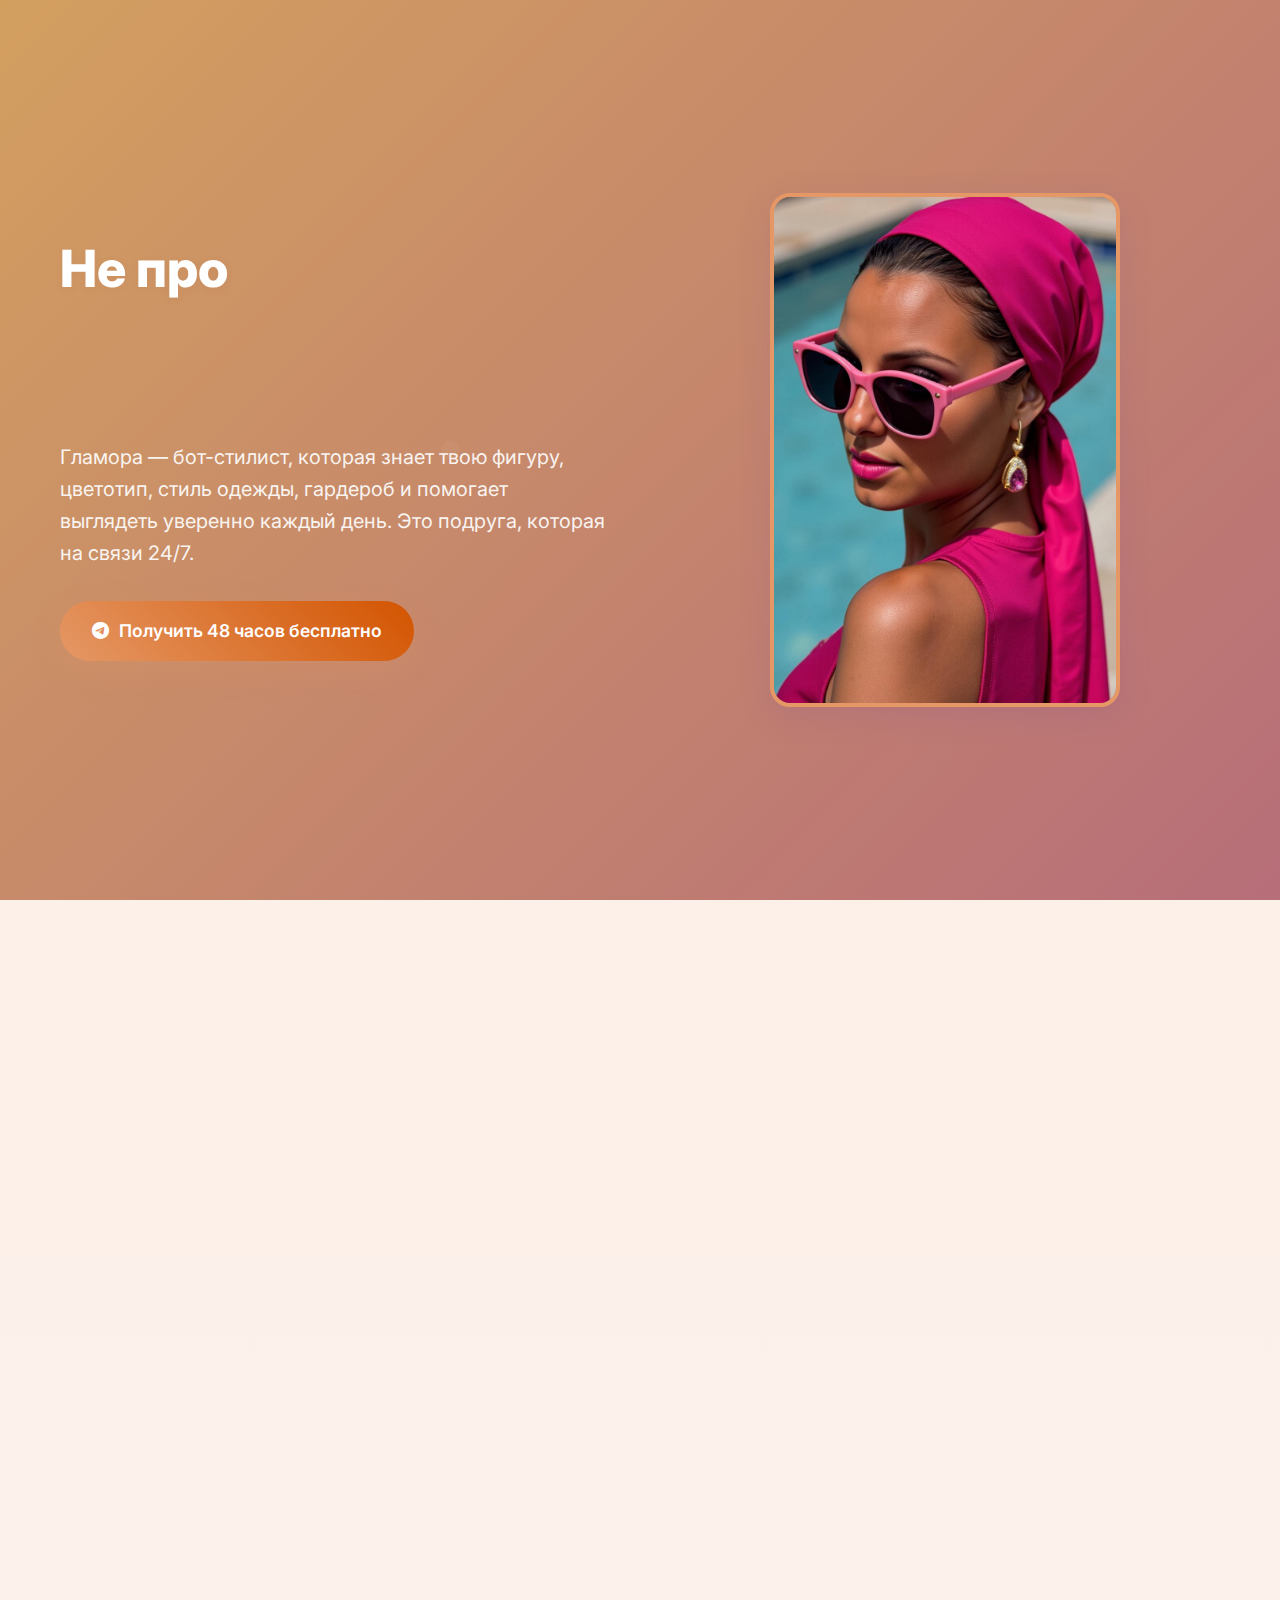
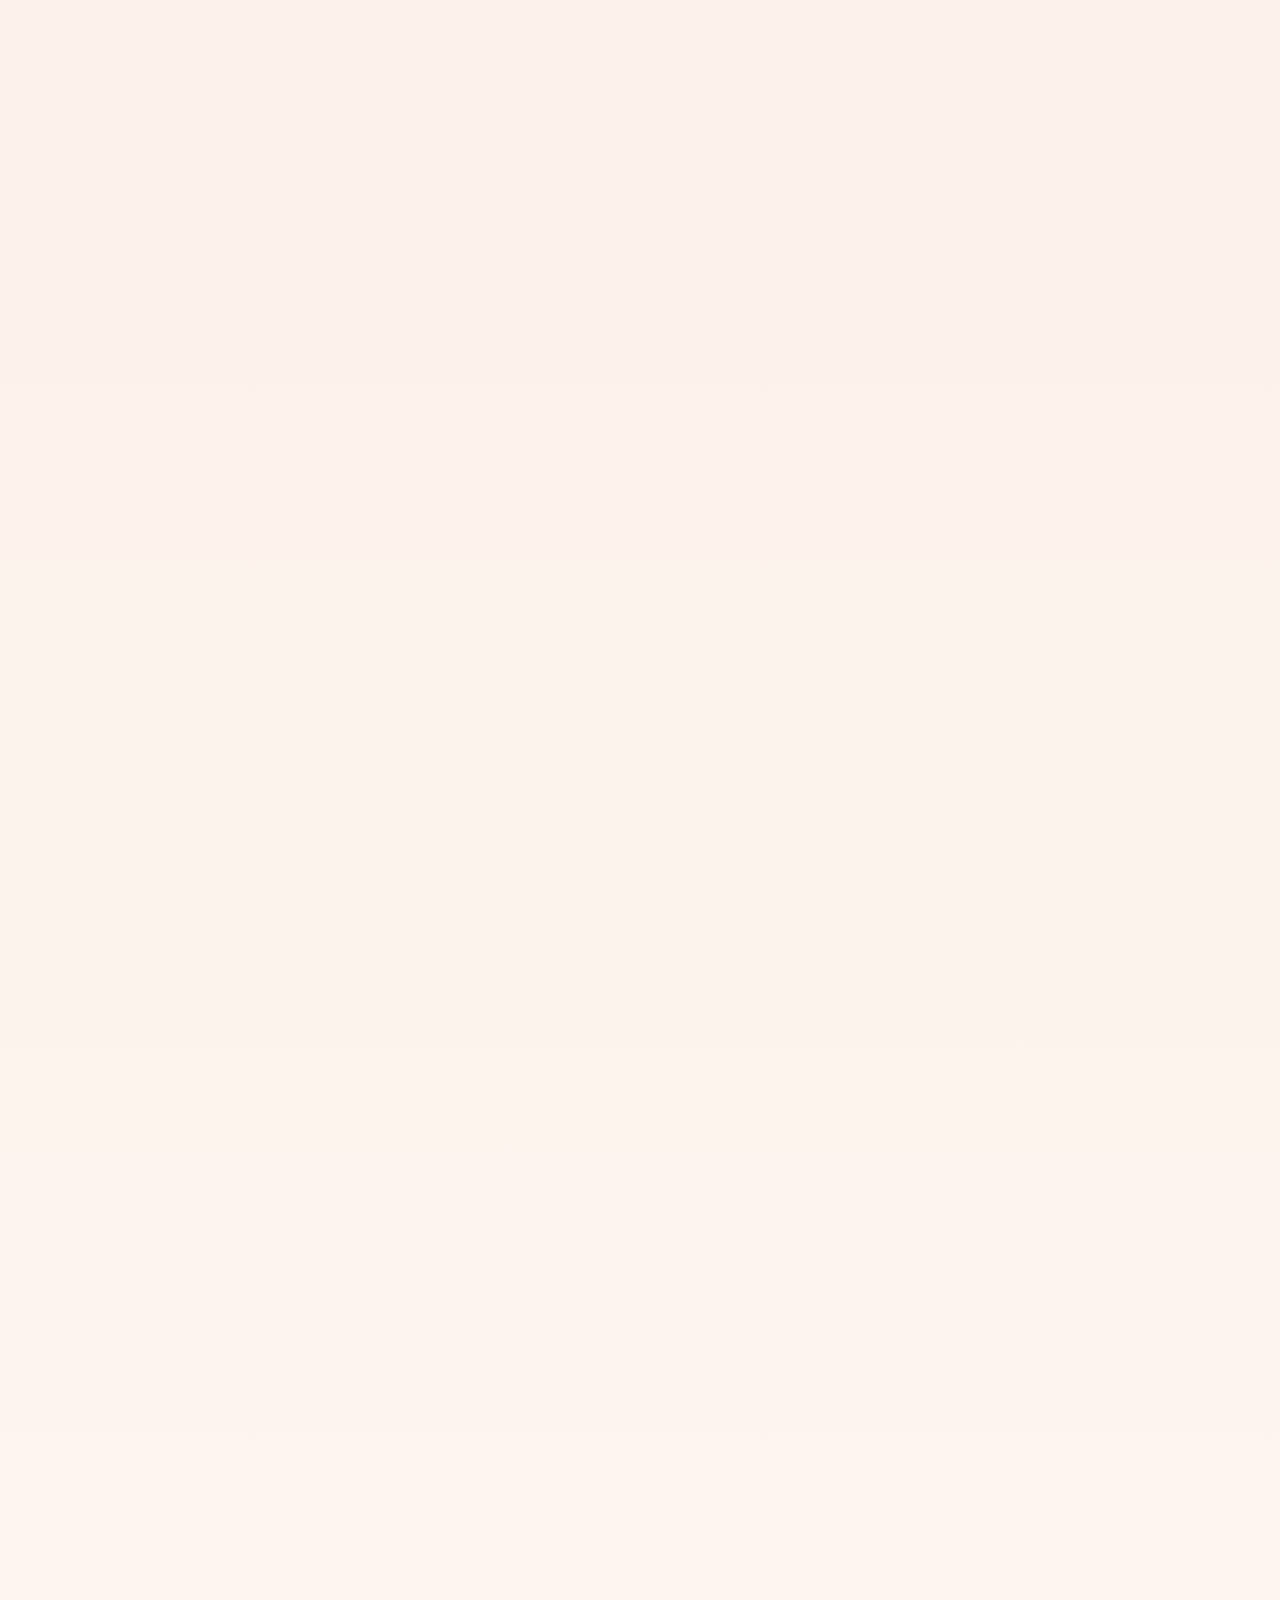
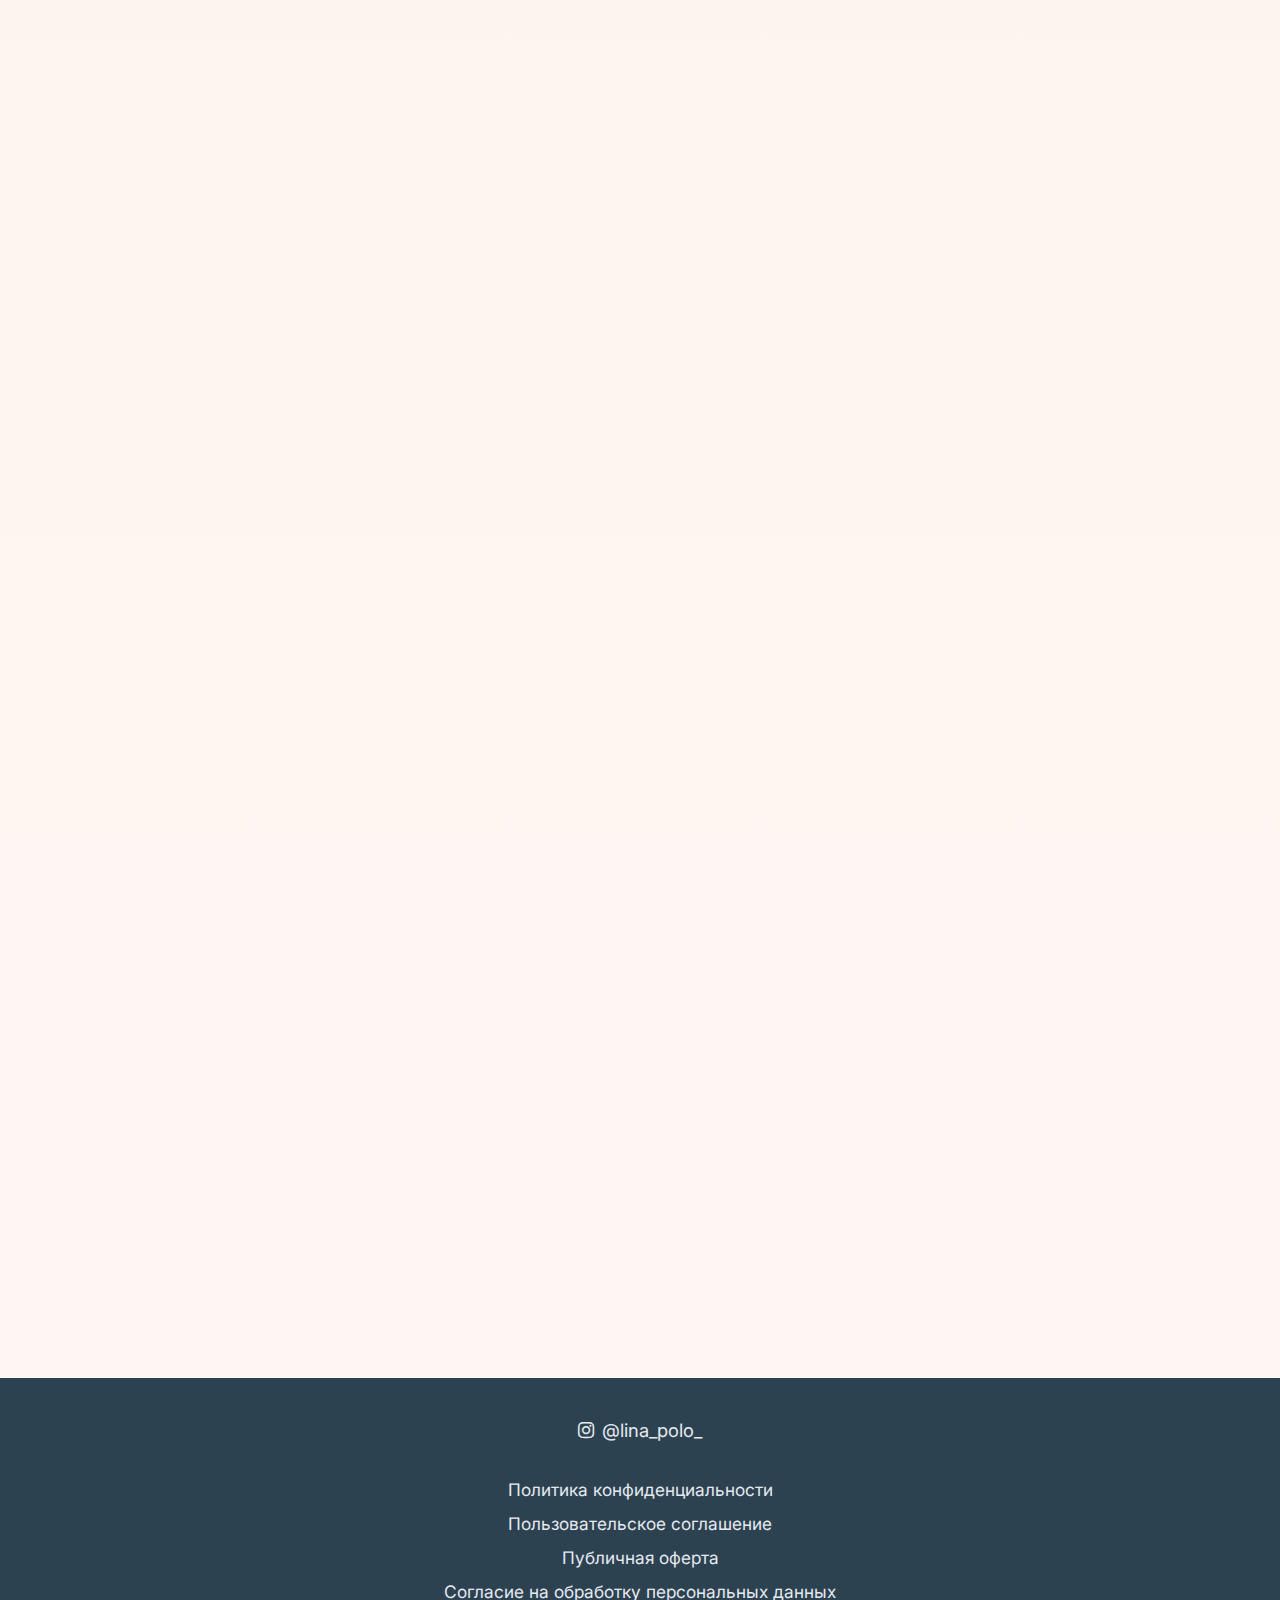
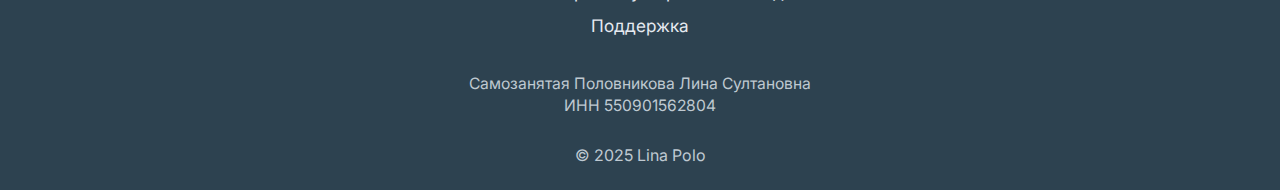
<file: index.html>
<!DOCTYPE html>
<html lang="ru">
<head>
    <meta charset="UTF-8">
    <meta name="viewport" content="width=device-width, initial-scale=1.0">
    <title>Гламора - Твой личный гид по стилю</title>
    <link rel="stylesheet" href="styles.css">
    <link href="https://fonts.googleapis.com/css2?family=Inter:wght@300;400;500;600;700&display=swap" rel="stylesheet">
    <link rel="stylesheet" href="https://cdnjs.cloudflare.com/ajax/libs/font-awesome/6.0.0/css/all.min.css">
</head>
<body>
    <!-- Блок 1: Обложка -->
    <section class="hero" id="hero">
        <div class="container">
            <div class="hero-content">
                <h1 class="hero-title">Не просто стилист. А твой личный гид по стилю.</h1>
                <p class="hero-subtitle">Гламора — бот-стилист, которая знает твою фигуру, цветотип, стиль одежды, гардероб и помогает выглядеть уверенно каждый день. Это подруга, которая на связи 24/7.</p>
                <a href="https://t.me/ChrommaStyleBot" class="cta-button" target="_blank">
                    <i class="fab fa-telegram"></i>
                    Получить 48 часов бесплатно
                </a>
            </div>
            <div class="hero-image">
                <img src="glamora-cover.jpeg" alt="Гламора" style="width: 100%; max-width: 350px; border-radius: 20px; box-shadow: 0 8px 32px rgba(118,75,162,0.15); object-fit: cover;" />
            </div>
        </div>
    </section>

    <!-- Блок 2: О Лине -->
    <section class="about" id="about">
        <div class="container">
            <div class="about-content">
                <div class="about-text">
                    <h2>Кто стоит за проектом?</h2>
                    <p>Меня зовут Лина. Я стилист, жена и мама двух мальчиков. Я прошла путь от экспериментов с модой до уверенного чувства стиля — и теперь делюсь этим через своего бота-ассистента.</p>
                    <p>Я создала Гламору, потому что знаю, как сложно выбрать "ту самую" вещь — и как важно, чтобы кто-то помог, как подруга.</p>
                </div>
                <div class="about-image">
                    <img src="lina-portrait.jpg" alt="Портрет Лины" style="width: 100%; max-width: 350px; border-radius: 20px; box-shadow: 0 8px 32px rgba(118,75,162,0.10); object-fit: cover;" />
                </div>
            </div>
        </div>
    </section>

    <!-- Блок 3: Что умеет бот -->
    <section class="features" id="features">
        <div class="container">
            <h2>Что умеет бот Гламора?</h2>
            <div class="features-grid">
                <div class="feature-card">
                    <div class="feature-icon">
                        <i class="fas fa-tshirt"></i>
                    </div>
                    <h3>Подбирает луки по фигуре и цветотипу</h3>
                </div>
                <div class="feature-card">
                    <div class="feature-icon">
                        <i class="fas fa-cloud-sun"></i>
                    </div>
                    <h3>Помогает выбрать одежду по погоде</h3>
                </div>
                <div class="feature-card">
                    <div class="feature-icon">
                        <i class="fas fa-camera"></i>
                    </div>
                    <h3>Знает весь твой гардероб</h3>
                </div>
                <div class="feature-card">
                    <div class="feature-icon">
                        <i class="fas fa-shopping-bag"></i>
                    </div>
                    <h3>Учит не покупать лишнее, проверяя вещи по фото</h3>
                </div>
            </div>
            <div class="bot-demo">
                <div class="chat-demo">
                    <div class="chat-message bot first">
                        <div class="chat-avatar">
                            <img src="glamora-cover.jpeg" alt="Гламора" />
                        </div>
                        <div class="chat-bubble">
                            Привет, Лина! Как настроение?<br><br>Куда собираешься сегодня — чем помочь?
                            <span class="chat-time">13:08</span>
                        </div>
                    </div>
                    <div class="chat-message user first">
                        <div class="chat-bubble">
                            Деловая встреча. Времени на сборы нет.
                            <span class="chat-time">13:08</span>
                        </div>
                        <div class="chat-avatar">
                            <img src="lina-portrait.jpg" alt="Лина" />
                        </div>
                    </div>
                    <div class="chat-message bot">
                        <div class="chat-avatar">
                            <img src="glamora-cover.jpeg" alt="Гламора" />
                        </div>
                        <div class="chat-bubble">
                            Ясно. Собираем быстрое: просто, чисто, собранно — и без шанса на промах.
                            <span class="chat-time">13:09</span>
                        </div>
                    </div>
                </div>
            </div>
        </div>
    </section>

    <!-- Блок 4: Как это работает -->
    <section class="how-it-works" id="how-it-works">
        <div class="container">
            <h2>3 шага — и ты с личным стилистом</h2>
            <div class="steps-grid">
                <div class="step-card">
                    <div class="step-number">1</div>
                    <h3>Запусти бот в Telegram</h3>
                    <p>Найди <a href="https://t.me/linapolo2bot" target="_blank">@linapolo2bot</a> и нажми "Старт"</p>
                </div>
                <div class="step-card">
                    <div class="step-number">2</div>
                    <h3>Ответь на вопросы о себе и своих предпочтениях</h3>
                    <p>Помоги боту понять твои предпочтения</p>
                </div>
                <div class="step-card">
                    <div class="step-number">3</div>
                    <h3>Получай рекомендации и луки</h3>
                    <p>Готовые образы для любого случая</p>
                </div>
            </div>
        </div>
    </section>

    <!-- Блок 5: Условия подписки -->
    <section class="pricing" id="pricing">
        <div class="container">
            <h2>Попробуй — и реши, нужно ли тебе это</h2>
            <div class="pricing-card">
                <div class="pricing-highlight">
                    <div class="free-period">
                        <span class="free-days">48 часов</span>
                        <span class="free-text">бесплатно</span>
                    </div>
                    <p class="pricing-description">Доступны базовые функции, чтобы ты могла оценить удобство и стиль работы бота</p>
                </div>
                <div class="pricing-note">
                    <i class="fas fa-info-circle"></i>
                    <span>После окончания пробного периода доступ будет приостановлен.<br>Подключить полный доступ можно в любой момент.</span>
                </div>
                <a href="https://t.me/linapolo2bot" class="cta-button" target="_blank">
                    <i class="fab fa-telegram"></i>
                    Протестировать бесплатно
                </a>
            </div>
        </div>
    </section>

    <!-- Блок 7: Призыв к действию -->
    <section class="cta-section" id="cta">
        <div class="container">
            <h2>Попробуй — и ты удивишься, как легко стало выглядеть уверенно</h2>
            <a href="https://t.me/linapolo2bot" class="cta-button large" target="_blank">
                <i class="fab fa-telegram"></i>
                 Пройти тест-драйв бота Гламора
            </a>
        </div>
    </section>

    <!-- Футер -->
    <footer class="footer">
        <div class="container">
            <div class="footer-content">
                <div class="footer-social">
                    <a href="https://www.instagram.com/lina_polo_/" target="_blank" class="social-link">
                        <i class="fab fa-instagram"></i>
                        @lina_polo_
                    </a>
                </div>
                <div class="footer-links">
                    <a href="privacy.html">Политика конфиденциальности</a>
                    <a href="terms.html">Пользовательское соглашение</a>
                    <a href="offer.html">Публичная оферта</a>
                    <a href="consent.html">Согласие на обработку персональных данных</a>
                    <a href="support.html">Поддержка</a>
                </div>
                <div class="footer-extra">
                    <p></p>Самозанятая Половникова Лина Султановна</p>
                    <p>ИНН 550901562804</p>
                </div>
                <div class="footer-copyright">
                    © 2025 Lina Polo
                </div>
            </div>
        </div>
    </footer>

    <script src="script.js"></script>
</body>
</html>
</file>
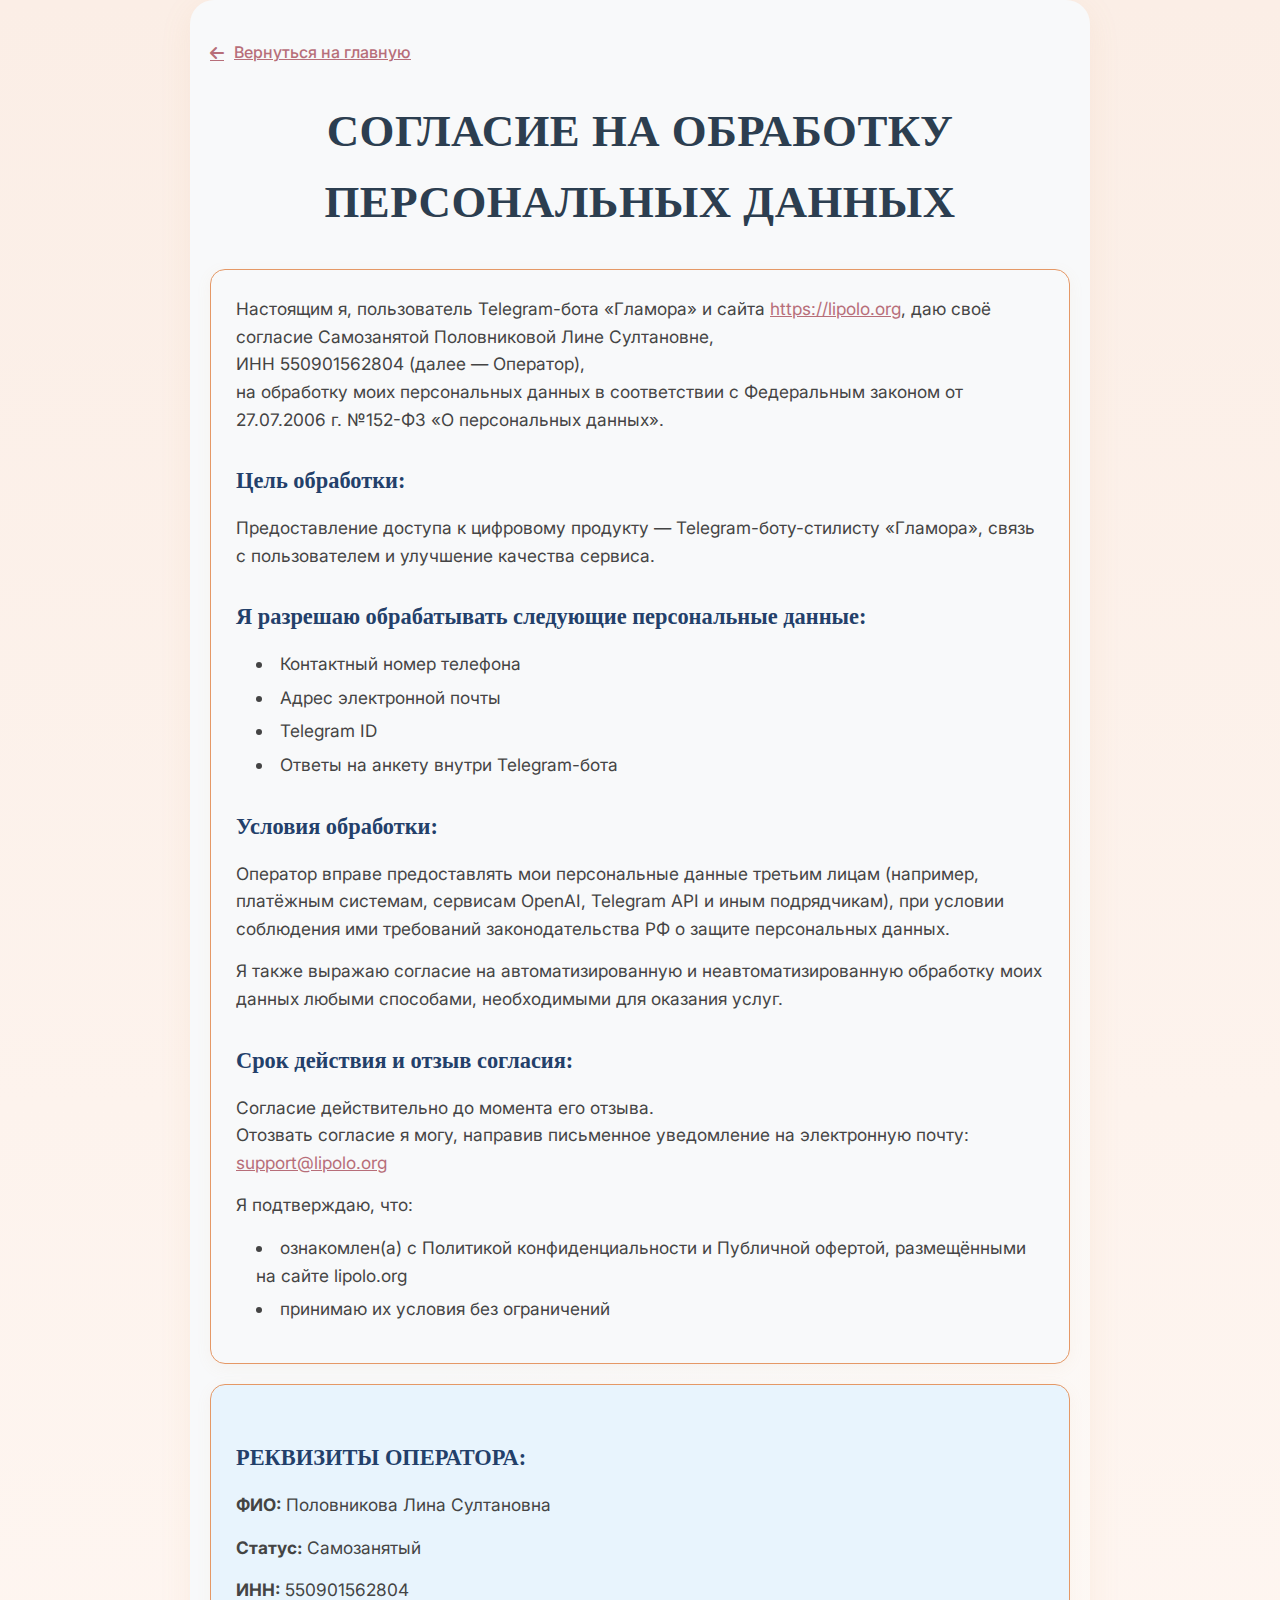
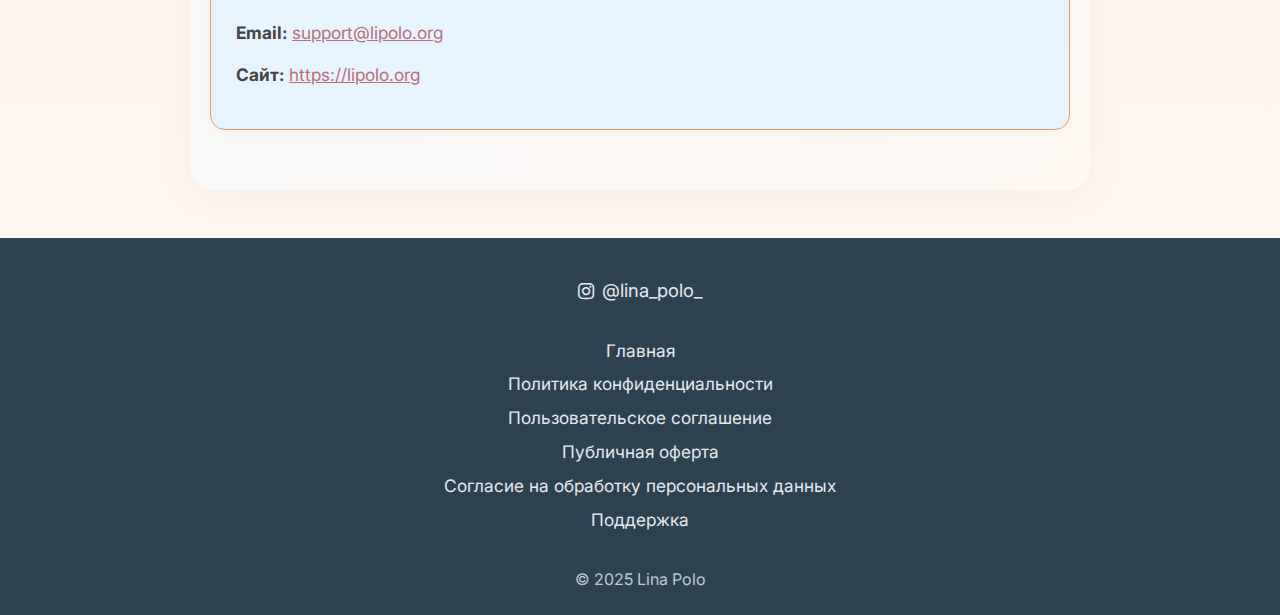
<file: consent.html>
<!DOCTYPE html>
<html lang="ru">
<head>
    <meta charset="UTF-8">
    <meta name="viewport" content="width=device-width, initial-scale=1.0">
    <title>Согласие на обработку персональных данных - Гламора</title>
    <link rel="stylesheet" href="styles.css">
    <link href="https://fonts.googleapis.com/css2?family=Inter:wght@300;400;500;600;700&display=swap" rel="stylesheet">
    <link rel="stylesheet" href="https://cdnjs.cloudflare.com/ajax/libs/font-awesome/6.0.0/css/all.min.css">
    <style>
        .consent-content {
            max-width: 900px;
            margin: 0 auto;
            padding: 40px 20px;
        }
        .consent-content h1 {
            color: #2c3e50;
            margin-bottom: 30px;
            text-align: center;
        }
        .consent-content h2 {
            color: #23406a;
            margin: 30px 0 15px 0;
        }
        .consent-content p, .consent-content ul {
            margin-bottom: 15px;
            line-height: 1.6;
        }
        .consent-content ul {
            padding-left: 20px;
        }
        .back-link {
            display: inline-flex;
            align-items: center;
            gap: 10px;
            color: #667eea;
            text-decoration: none;
            margin-bottom: 30px;
            font-weight: 500;
        }
        .back-link:hover {
            color: #764ba2;
        }
        .consent-section {
            background: #f8f9fa;
            padding: 25px;
            border-radius: 15px;
            margin: 20px 0;
        }
        .operator-section {
            background: #e8f4fd;
            padding: 25px;
            border-radius: 15px;
            margin: 20px 0;
        }
    </style>
</head>
<body>
    <div class="container">
        <div class="consent-content">
            <a href="index.html" class="back-link">
                <i class="fas fa-arrow-left"></i>
                Вернуться на главную
            </a>
            <h1>СОГЛАСИЕ НА ОБРАБОТКУ ПЕРСОНАЛЬНЫХ ДАННЫХ</h1>
            <div class="consent-section">
                <p>Настоящим я, пользователь Telegram-бота «Гламора» и сайта <a href="https://lipolo.org" target="_blank">https://lipolo.org</a>, даю своё согласие Самозанятой Половниковой Лине Султановне,<br>
                ИНН 550901562804 (далее — Оператор),<br>
                на обработку моих персональных данных в соответствии с Федеральным законом от 27.07.2006 г. №152-ФЗ «О персональных данных».</p>

                <h2>Цель обработки:</h2>
                <p>Предоставление доступа к цифровому продукту — Telegram-боту-стилисту «Гламора», связь с пользователем и улучшение качества сервиса.</p>

                <h2>Я разрешаю обрабатывать следующие персональные данные:</h2>
                <ul>
                    <li>Контактный номер телефона</li>
                    <li>Адрес электронной почты</li>
                    <li>Telegram ID</li>
                    <li>Ответы на анкету внутри Telegram-бота</li>
                </ul>

                <h2>Условия обработки:</h2>
                <p>Оператор вправе предоставлять мои персональные данные третьим лицам (например, платёжным системам, сервисам OpenAI, Telegram API и иным подрядчикам), при условии соблюдения ими требований законодательства РФ о защите персональных данных.</p>
                <p>Я также выражаю согласие на автоматизированную и неавтоматизированную обработку моих данных любыми способами, необходимыми для оказания услуг.</p>

                <h2>Срок действия и отзыв согласия:</h2>
                <p>Согласие действительно до момента его отзыва.<br>
                Отозвать согласие я могу, направив письменное уведомление на электронную почту: <a href="mailto:support@lipolo.org">support@lipolo.org</a></p>

                <p>Я подтверждаю, что:</p>
                <ul>
                    <li>ознакомлен(а) с Политикой конфиденциальности и Публичной офертой, размещёнными на сайте lipolo.org</li>
                    <li>принимаю их условия без ограничений</li>
                </ul>
            </div>
            <div class="operator-section">
                <h2>РЕКВИЗИТЫ ОПЕРАТОРА:</h2>
                <p><strong>ФИО:</strong> Половникова Лина Султановна</p>
                <p><strong>Статус:</strong> Самозанятый</p>
                <p><strong>ИНН:</strong> 550901562804</p>
                <p><strong>Email:</strong> <a href="mailto:support@lipolo.org">support@lipolo.org</a></p>
                <p><strong>Сайт:</strong> <a href="https://lipolo.org" target="_blank">https://lipolo.org</a></p>
            </div>
        </div>
    </div>
    <footer class="footer">
        <div class="footer-content">
            <div class="footer-social">
                <a href="https://www.instagram.com/lina_polo_/" target="_blank" class="social-link">
                    <i class="fab fa-instagram"></i>
                    @lina_polo_
                </a>
            </div>
            <div class="footer-links">
                <a href="index.html">Главная</a>
                <a href="privacy.html">Политика конфиденциальности</a>
                <a href="terms.html">Пользовательское соглашение</a>
                <a href="offer.html">Публичная оферта</a>
                <a href="consent.html">Согласие на обработку персональных данных</a>
                <a href="support.html">Поддержка</a>
            </div>
            <div class="footer-copyright">
                © 2025 Lina Polo
            </div>
        </div>
    </footer>
</body>
</html>
</file>
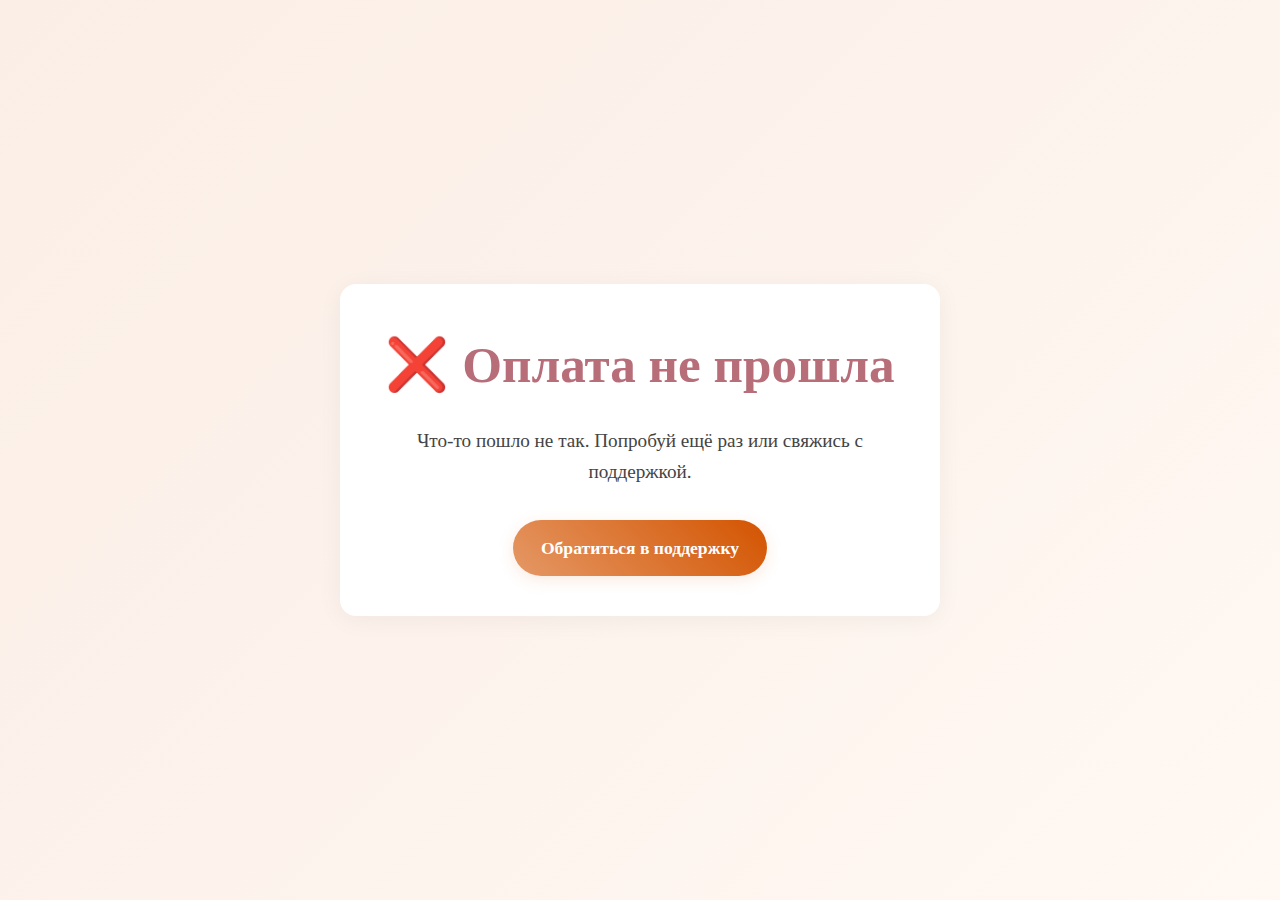
<file: fail.html>
<!DOCTYPE html>
<html lang="ru">
<head>
  <meta charset="UTF-8" />
  <meta name="viewport" content="width=device-width, initial-scale=1.0" />
  <title>Оплата не прошла</title>
  <link rel="stylesheet" href="styles.css" />
</head>
<body>
  <section class="payment-result fail">
    <div class="container">
      <h1>❌ Оплата не прошла</h1>
      <p>Что-то пошло не так. Попробуй ещё раз или свяжись с поддержкой.</p>
      <a href="https://t.me/glamora_support" class="cta-button">Обратиться в поддержку</a>
    </div>
  </section>
</body>
</html>
</file>
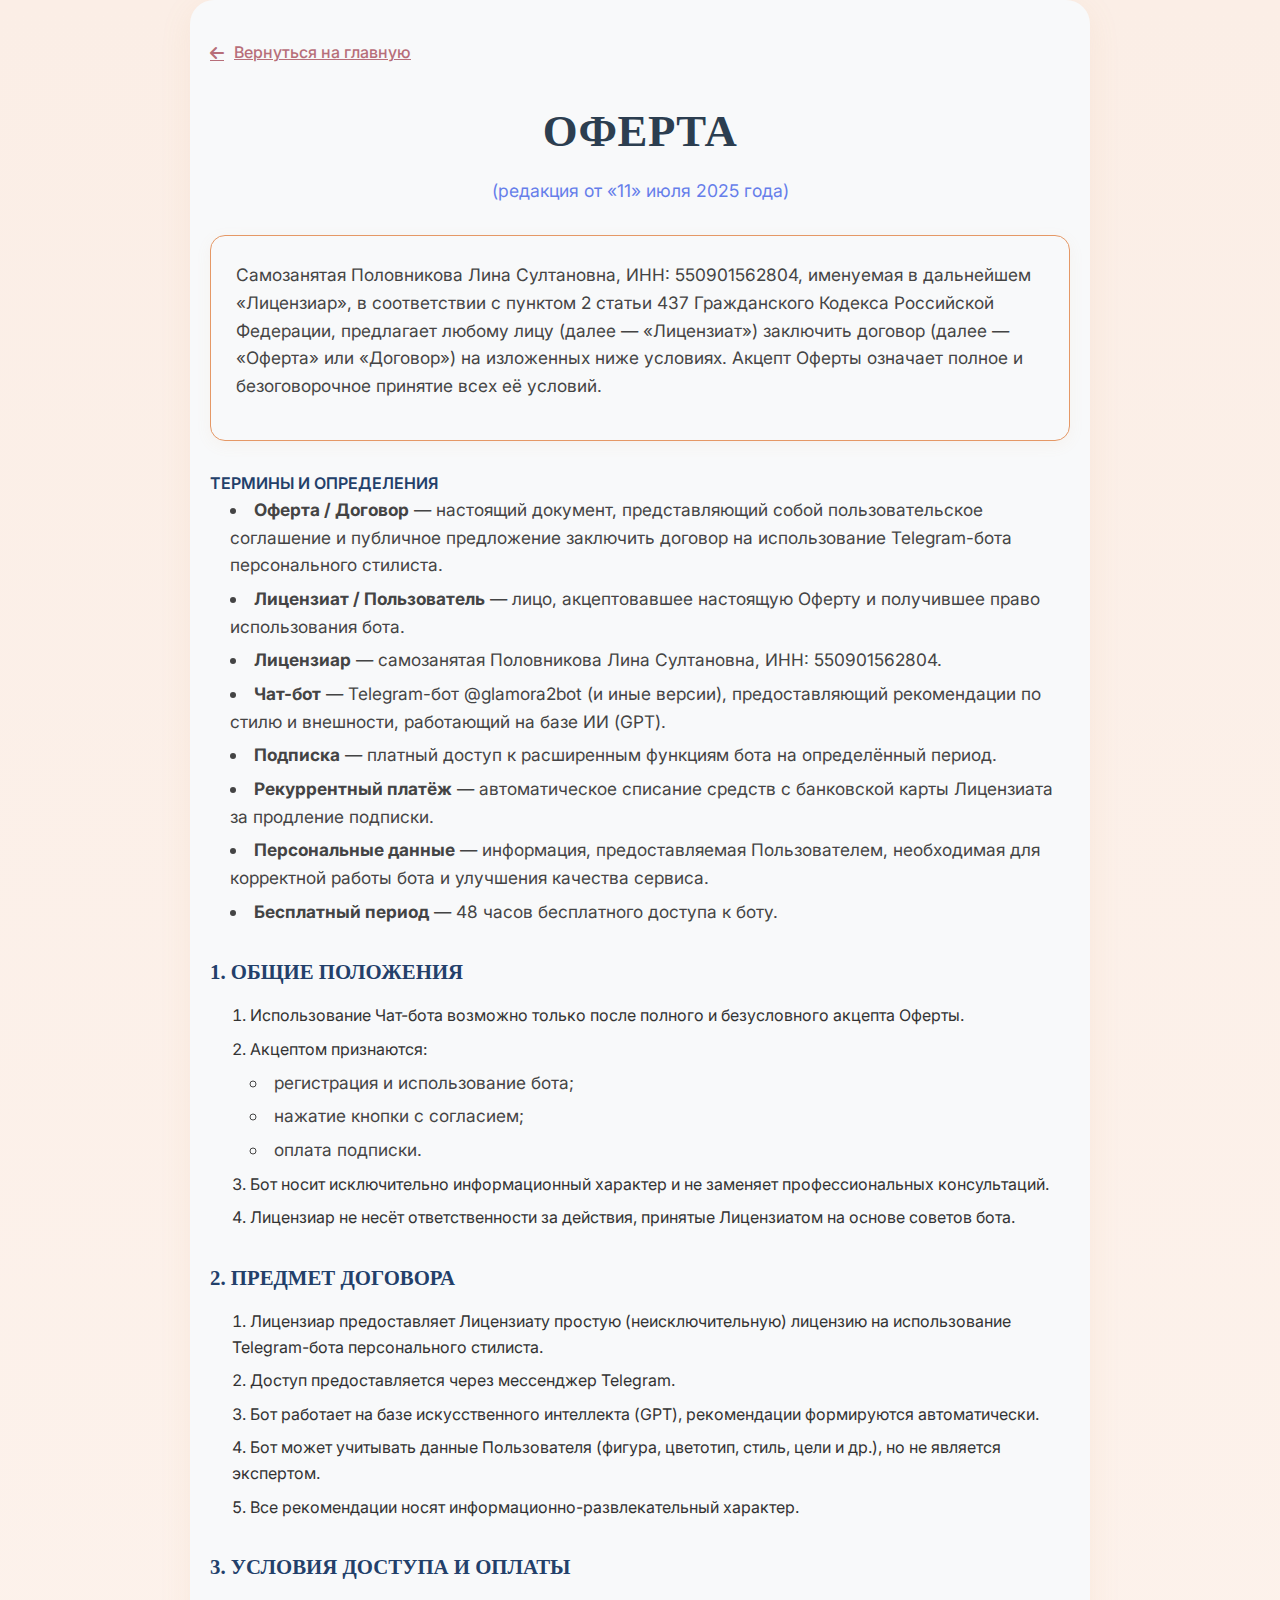
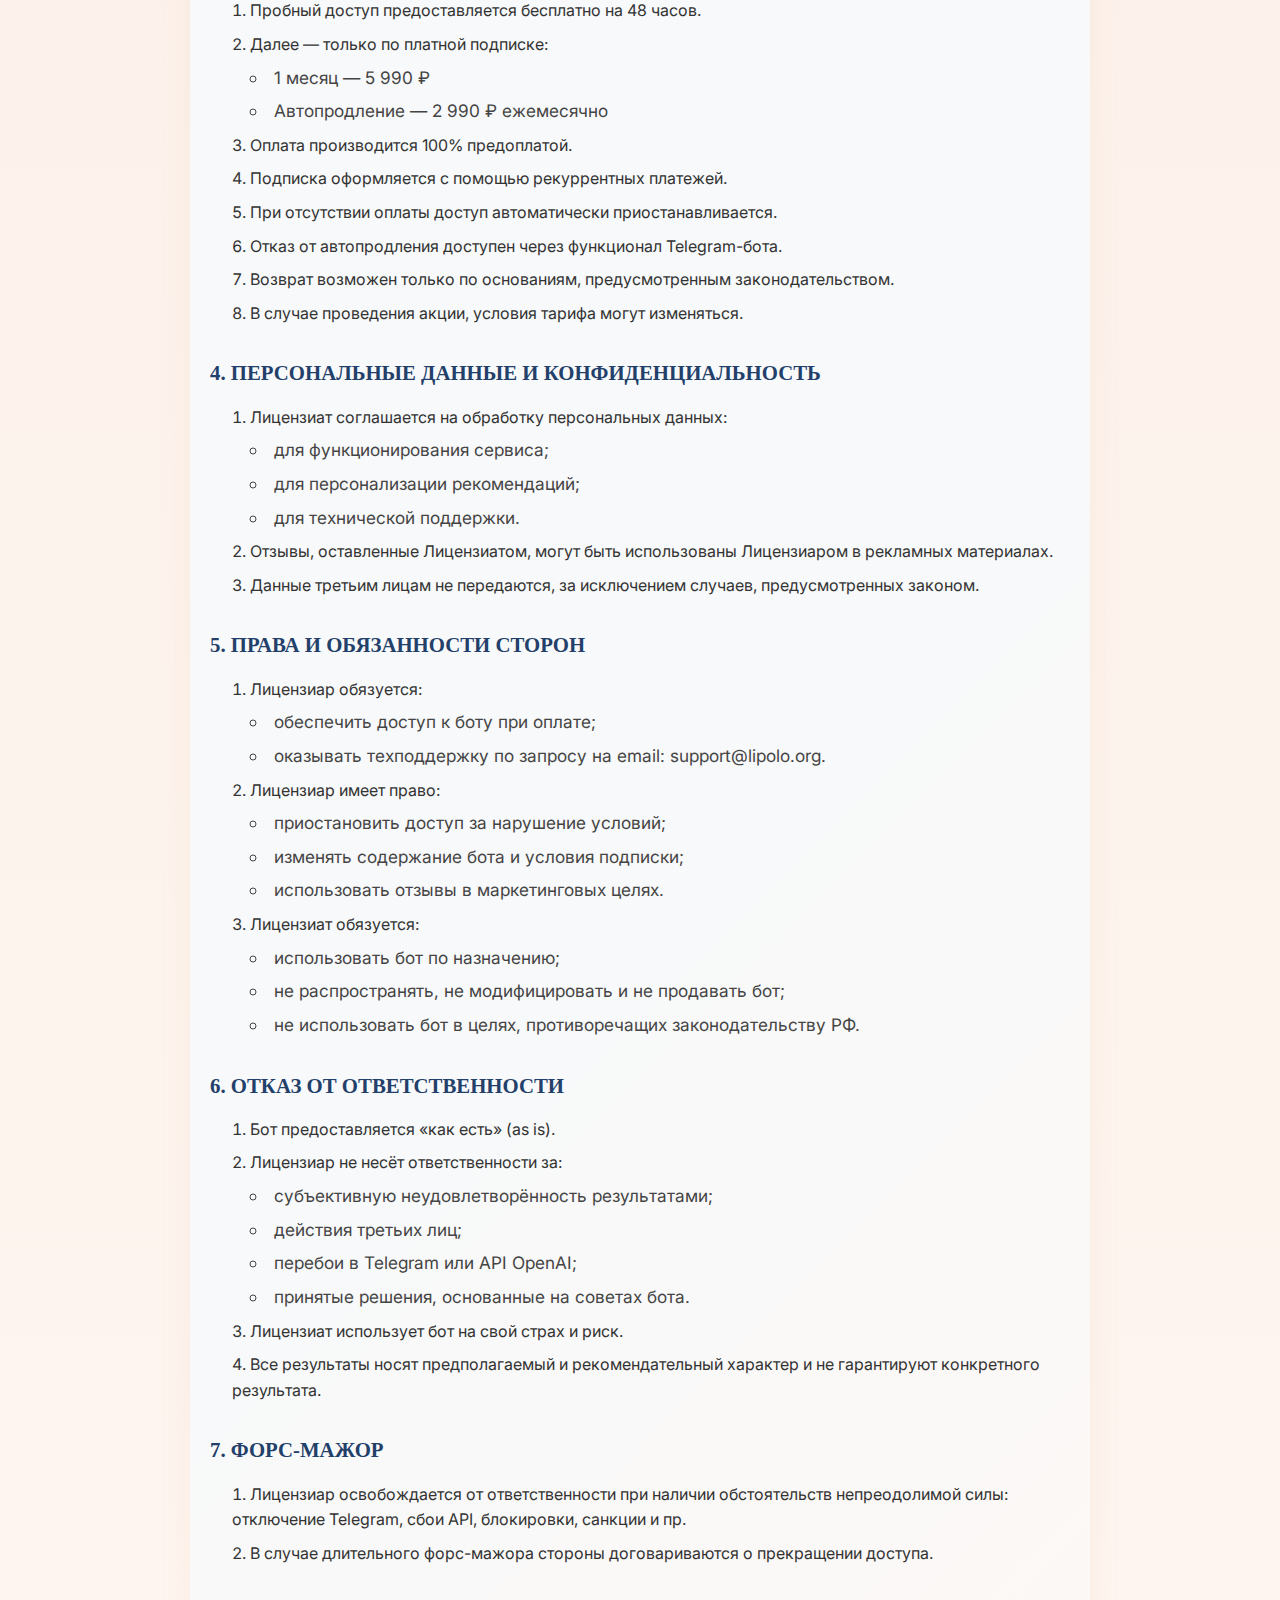
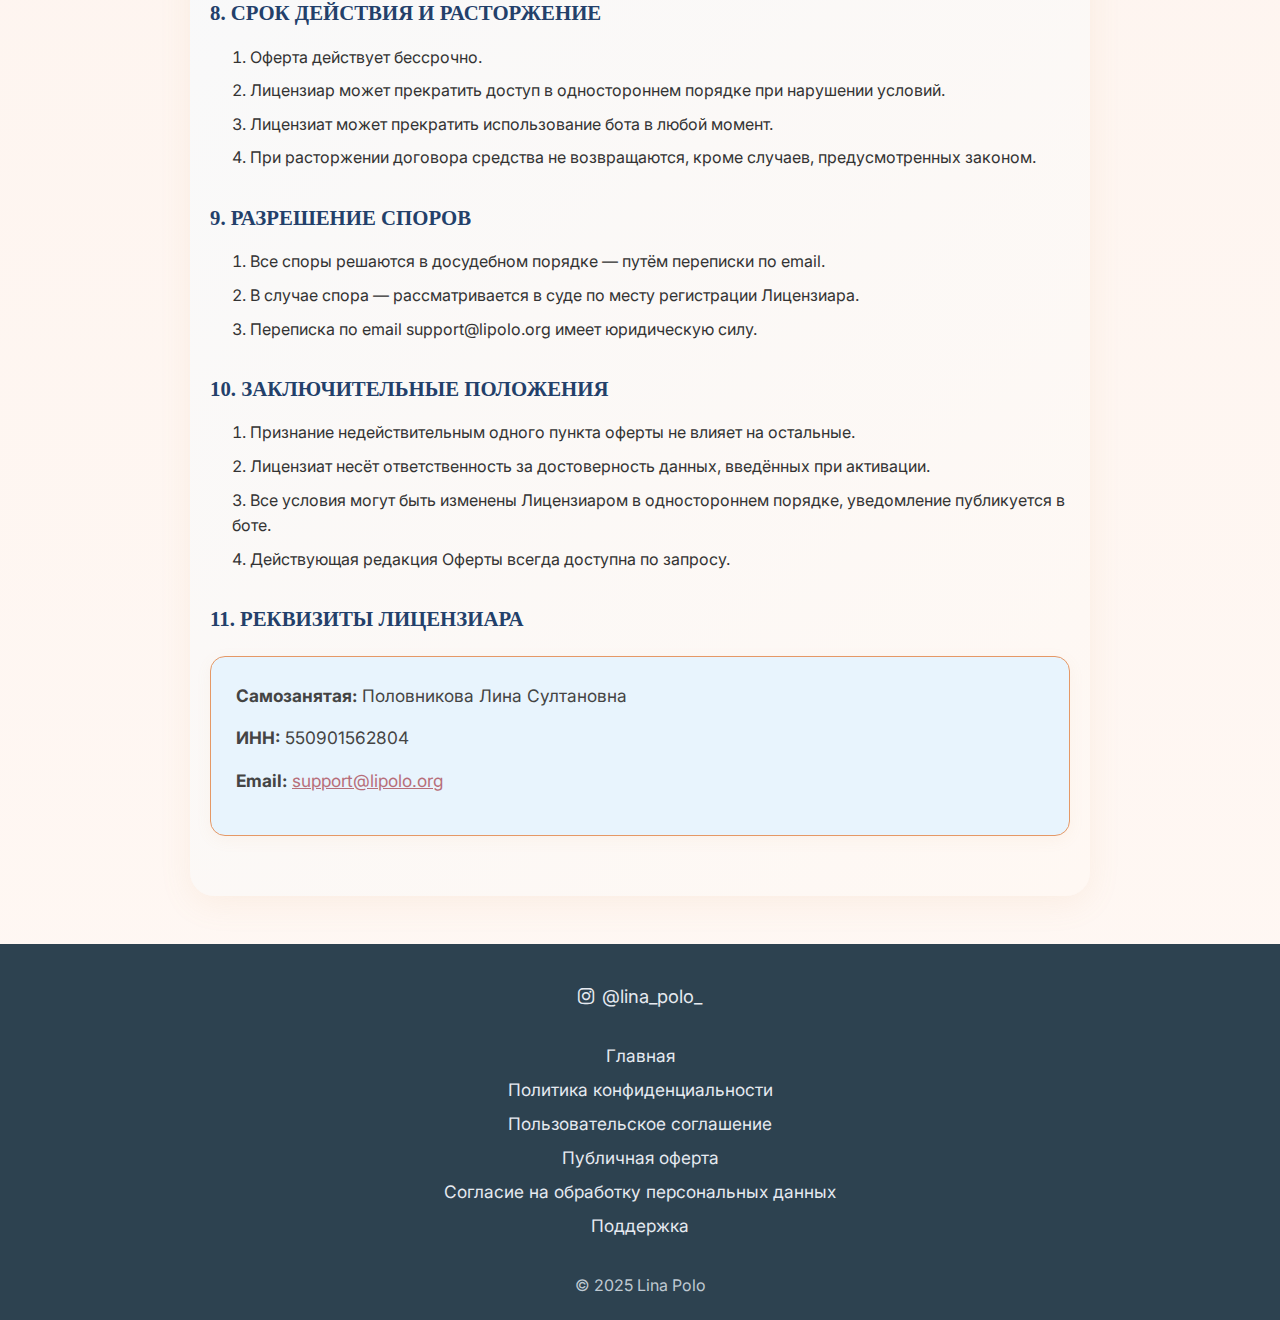
<file: offer.html>
<!DOCTYPE html>
<html lang="ru">
<head>
    <meta charset="UTF-8">
    <meta name="viewport" content="width=device-width, initial-scale=1.0">
    <title>ОФЕРТА - Гламора</title>
    <link rel="stylesheet" href="styles.css">
    <link href="https://fonts.googleapis.com/css2?family=Inter:wght@300;400;500;600;700&display=swap" rel="stylesheet">
    <link rel="stylesheet" href="https://cdnjs.cloudflare.com/ajax/libs/font-awesome/6.0.0/css/all.min.css">
    <style>
        .offer-content {
            max-width: 900px;
            margin: 0 auto;
            padding: 40px 20px;
        }
        .offer-content h1 {
            color: #2c3e50;
            margin-bottom: 10px;
            text-align: center;
        }
        .offer-content .offer-date {
            color: #667eea;
            text-align: center;
            margin-bottom: 30px;
        }
        .offer-content h2 {
            color: #23406a;
            margin: 30px 0 15px 0;
            font-size: 1.3rem;
        }
        .offer-content h3 {
            color: #2c3e50;
            margin: 20px 0 10px 0;
            font-size: 1.1rem;
        }
        .offer-content p, .offer-content ul {
            margin-bottom: 15px;
            line-height: 1.6;
        }
        .offer-content ul {
            padding-left: 20px;
        }
        .back-link {
            display: inline-flex;
            align-items: center;
            gap: 10px;
            color: #667eea;
            text-decoration: none;
            margin-bottom: 30px;
            font-weight: 500;
        }
        .back-link:hover {
            color: #764ba2;
        }
        .section-block {
            background: #f8f9fa;
            padding: 25px;
            border-radius: 15px;
            margin: 20px 0;
        }
        .operator-section {
            background: #e8f4fd;
            padding: 25px;
            border-radius: 15px;
            margin: 20px 0;
        }
        .offer-terms {
            font-weight: 600;
            color: #23406a;
            margin-top: 30px;
        }
    </style>
</head>
<body>
    <div class="container">
        <div class="offer-content">
            <a href="index.html" class="back-link">
                <i class="fas fa-arrow-left"></i>
                Вернуться на главную
            </a>
            <h1>ОФЕРТА</h1>
            <div class="offer-date">(редакция от «11» июля 2025 года)</div>
            <div class="section-block">
                <p>Самозанятая Половникова Лина Султановна, ИНН: 550901562804, именуемая в дальнейшем «Лицензиар», в соответствии с пунктом 2 статьи 437 Гражданского Кодекса Российской Федерации, предлагает любому лицу (далее — «Лицензиат») заключить договор (далее — «Оферта» или «Договор») на изложенных ниже условиях. Акцепт Оферты означает полное и безоговорочное принятие всех её условий.</p>
            </div>
            <div class="offer-terms">ТЕРМИНЫ И ОПРЕДЕЛЕНИЯ</div>
            <ul>
                <li><b>Оферта / Договор</b> — настоящий документ, представляющий собой пользовательское соглашение и публичное предложение заключить договор на использование Telegram-бота персонального стилиста.</li>
                <li><b>Лицензиат / Пользователь</b> — лицо, акцептовавшее настоящую Оферту и получившее право использования бота.</li>
                <li><b>Лицензиар</b> — самозанятая Половникова Лина Султановна, ИНН: 550901562804.</li>
                <li><b>Чат-бот</b> — Telegram-бот @glamora2bot (и иные версии), предоставляющий рекомендации по стилю и внешности, работающий на базе ИИ (GPT).</li>
                <li><b>Подписка</b> — платный доступ к расширенным функциям бота на определённый период.</li>
                <li><b>Рекуррентный платёж</b> — автоматическое списание средств с банковской карты Лицензиата за продление подписки.</li>
                <li><b>Персональные данные</b> — информация, предоставляемая Пользователем, необходимая для корректной работы бота и улучшения качества сервиса.</li>
                <li><b>Бесплатный период</b> — 48 часов бесплатного доступа к боту.</li>
            </ul>
            <h2>1. ОБЩИЕ ПОЛОЖЕНИЯ</h2>
            <ol>
                <li>Использование Чат-бота возможно только после полного и безусловного акцепта Оферты.</li>
                <li>Акцептом признаются:
                    <ul>
                        <li>регистрация и использование бота;</li>
                        <li>нажатие кнопки с согласием;</li>
                        <li>оплата подписки.</li>
                    </ul>
                </li>
                <li>Бот носит исключительно информационный характер и не заменяет профессиональных консультаций.</li>
                <li>Лицензиар не несёт ответственности за действия, принятые Лицензиатом на основе советов бота.</li>
            </ol>
            <h2>2. ПРЕДМЕТ ДОГОВОРА</h2>
            <ol>
                <li>Лицензиар предоставляет Лицензиату простую (неисключительную) лицензию на использование Telegram-бота персонального стилиста.</li>
                <li>Доступ предоставляется через мессенджер Telegram.</li>
                <li>Бот работает на базе искусственного интеллекта (GPT), рекомендации формируются автоматически.</li>
                <li>Бот может учитывать данные Пользователя (фигура, цветотип, стиль, цели и др.), но не является экспертом.</li>
                <li>Все рекомендации носят информационно-развлекательный характер.</li>
            </ol>
            <h2>3. УСЛОВИЯ ДОСТУПА И ОПЛАТЫ</h2>
            <ol>
                <li>Пробный доступ предоставляется бесплатно на 48 часов.</li>
                <li>Далее — только по платной подписке:
                    <ul>
                        <li>1 месяц — 5 990 ₽</li>
                        <li>Автопродление — 2 990 ₽ ежемесячно</li>
                    </ul>
                </li>
                <li>Оплата производится 100% предоплатой.</li>
                <li>Подписка оформляется с помощью рекуррентных платежей.</li>
                <li>При отсутствии оплаты доступ автоматически приостанавливается.</li>
                <li>Отказ от автопродления доступен через функционал Telegram-бота.</li>
                <li>Возврат возможен только по основаниям, предусмотренным законодательством.</li>
                <li>В случае проведения акции, условия тарифа могут изменяться.</li>
            </ol>
            <h2>4. ПЕРСОНАЛЬНЫЕ ДАННЫЕ И КОНФИДЕНЦИАЛЬНОСТЬ</h2>
            <ol>
                <li>Лицензиат соглашается на обработку персональных данных:
                    <ul>
                        <li>для функционирования сервиса;</li>
                        <li>для персонализации рекомендаций;</li>
                        <li>для технической поддержки.</li>
                    </ul>
                </li>
                <li>Отзывы, оставленные Лицензиатом, могут быть использованы Лицензиаром в рекламных материалах.</li>
                <li>Данные третьим лицам не передаются, за исключением случаев, предусмотренных законом.</li>
            </ol>
            <h2>5. ПРАВА И ОБЯЗАННОСТИ СТОРОН</h2>
            <ol>
                <li>Лицензиар обязуется:
                    <ul>
                        <li>обеспечить доступ к боту при оплате;</li>
                        <li>оказывать техподдержку по запросу на email: support@lipolo.org.</li>
                    </ul>
                </li>
                <li>Лицензиар имеет право:
                    <ul>
                        <li>приостановить доступ за нарушение условий;</li>
                        <li>изменять содержание бота и условия подписки;</li>
                        <li>использовать отзывы в маркетинговых целях.</li>
                    </ul>
                </li>
                <li>Лицензиат обязуется:
                    <ul>
                        <li>использовать бот по назначению;</li>
                        <li>не распространять, не модифицировать и не продавать бот;</li>
                        <li>не использовать бот в целях, противоречащих законодательству РФ.</li>
                    </ul>
                </li>
            </ol>
            <h2>6. ОТКАЗ ОТ ОТВЕТСТВЕННОСТИ</h2>
            <ol>
                <li>Бот предоставляется «как есть» (as is).</li>
                <li>Лицензиар не несёт ответственности за:
                    <ul>
                        <li>субъективную неудовлетворённость результатами;</li>
                        <li>действия третьих лиц;</li>
                        <li>перебои в Telegram или API OpenAI;</li>
                        <li>принятые решения, основанные на советах бота.</li>
                    </ul>
                </li>
                <li>Лицензиат использует бот на свой страх и риск.</li>
                <li>Все результаты носят предполагаемый и рекомендательный характер и не гарантируют конкретного результата.</li>
            </ol>
            <h2>7. ФОРС-МАЖОР</h2>
            <ol>
                <li>Лицензиар освобождается от ответственности при наличии обстоятельств непреодолимой силы: отключение Telegram, сбои API, блокировки, санкции и пр.</li>
                <li>В случае длительного форс-мажора стороны договариваются о прекращении доступа.</li>
            </ol>
            <h2>8. СРОК ДЕЙСТВИЯ И РАСТОРЖЕНИЕ</h2>
            <ol>
                <li>Оферта действует бессрочно.</li>
                <li>Лицензиар может прекратить доступ в одностороннем порядке при нарушении условий.</li>
                <li>Лицензиат может прекратить использование бота в любой момент.</li>
                <li>При расторжении договора средства не возвращаются, кроме случаев, предусмотренных законом.</li>
            </ol>
            <h2>9. РАЗРЕШЕНИЕ СПОРОВ</h2>
            <ol>
                <li>Все споры решаются в досудебном порядке — путём переписки по email.</li>
                <li>В случае спора — рассматривается в суде по месту регистрации Лицензиара.</li>
                <li>Переписка по email support@lipolo.org имеет юридическую силу.</li>
            </ol>
            <h2>10. ЗАКЛЮЧИТЕЛЬНЫЕ ПОЛОЖЕНИЯ</h2>
            <ol>
                <li>Признание недействительным одного пункта оферты не влияет на остальные.</li>
                <li>Лицензиат несёт ответственность за достоверность данных, введённых при активации.</li>
                <li>Все условия могут быть изменены Лицензиаром в одностороннем порядке, уведомление публикуется в боте.</li>
                <li>Действующая редакция Оферты всегда доступна по запросу.</li>
            </ol>
            <h2>11. РЕКВИЗИТЫ ЛИЦЕНЗИАРА</h2>
            <div class="operator-section">
                <p><strong>Самозанятая:</strong> Половникова Лина Султановна</p>
                <p><strong>ИНН:</strong> 550901562804</p>
                <p><strong>Email:</strong> <a href="mailto:support@lipolo.org">support@lipolo.org</a></p>
            </div>
        </div>
    </div>
    <footer class="footer">
        <div class="footer-content">
            <div class="footer-social">
                <a href="https://www.instagram.com/lina_polo_/" target="_blank" class="social-link">
                    <i class="fab fa-instagram"></i>
                    @lina_polo_
                </a>
            </div>
            <div class="footer-links">
                <a href="index.html">Главная</a>
                <a href="privacy.html">Политика конфиденциальности</a>
                <a href="terms.html">Пользовательское соглашение</a>
                <a href="offer.html">Публичная оферта</a>
                <a href="consent.html">Согласие на обработку персональных данных</a>
                <a href="support.html">Поддержка</a>
            </div>
            <div class="footer-copyright">
                © 2025 Lina Polo
            </div>
        </div>
    </footer>
</body>
</html>
</file>
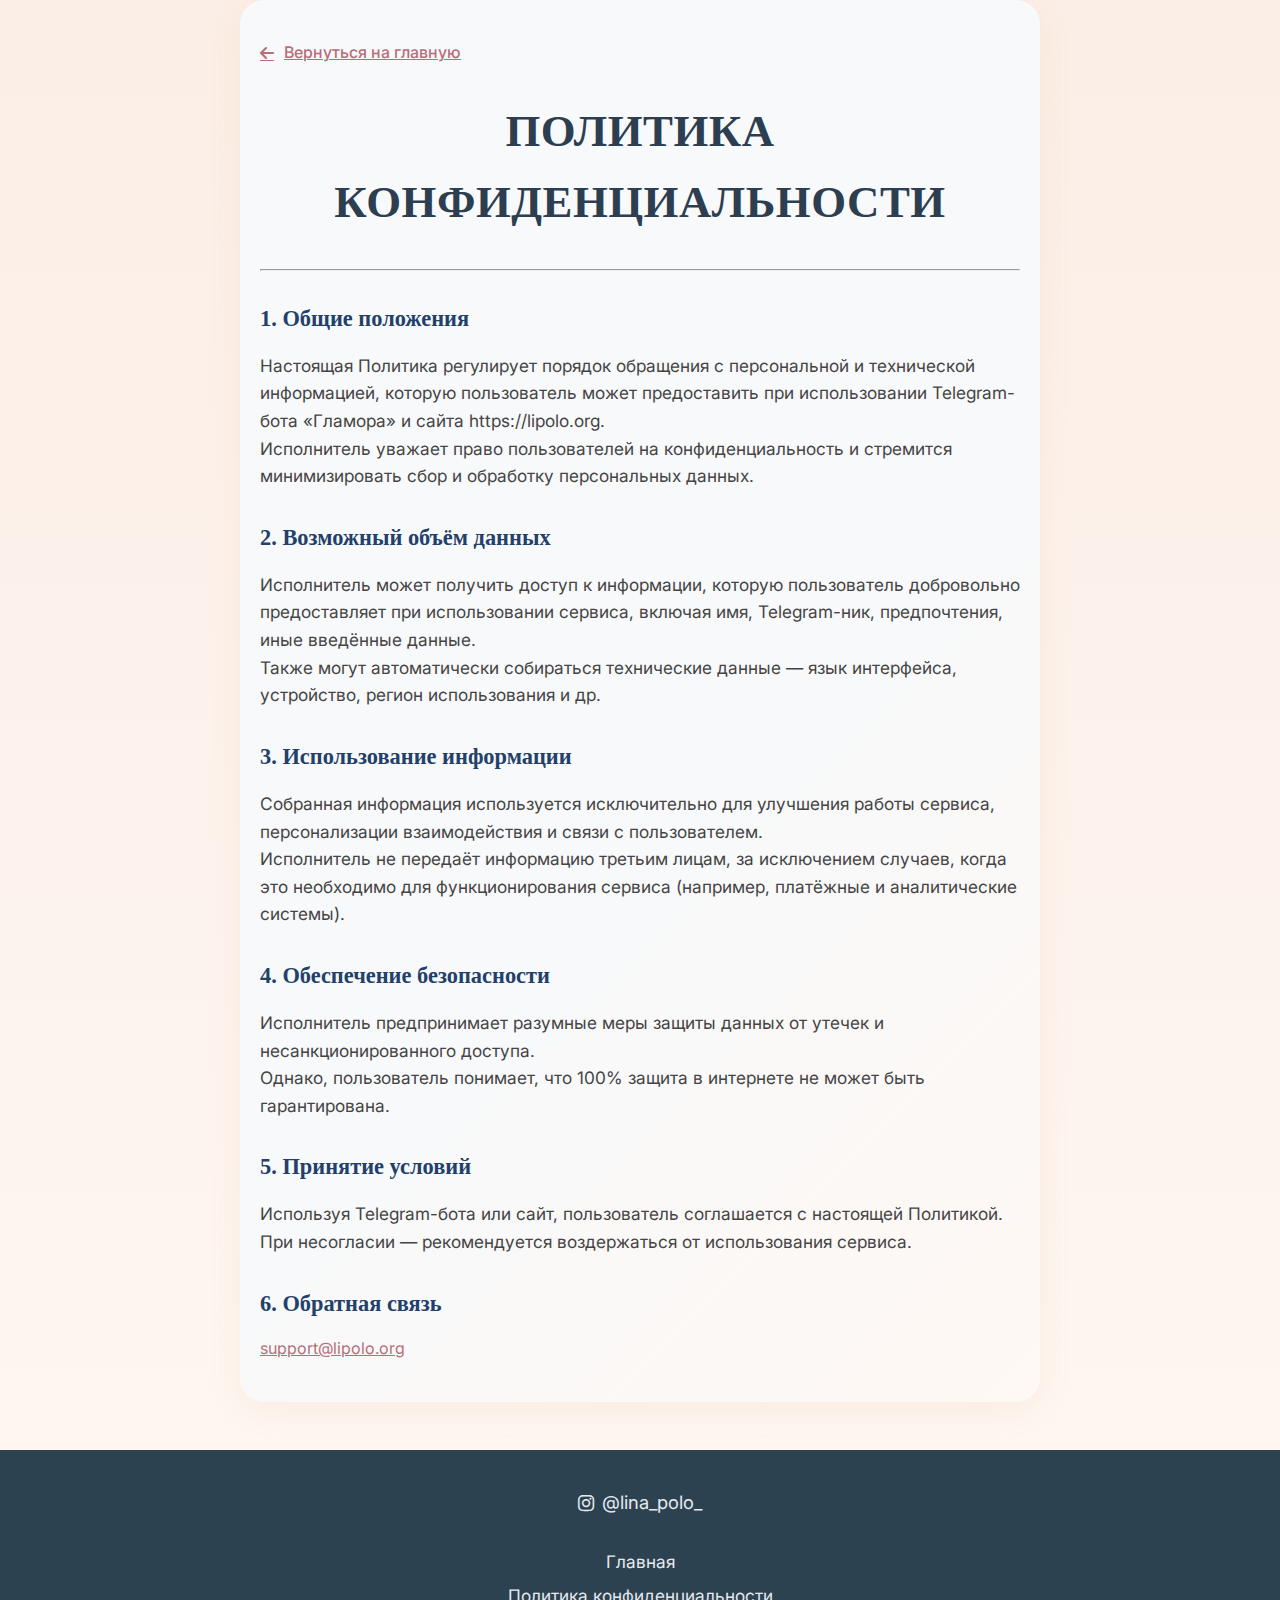
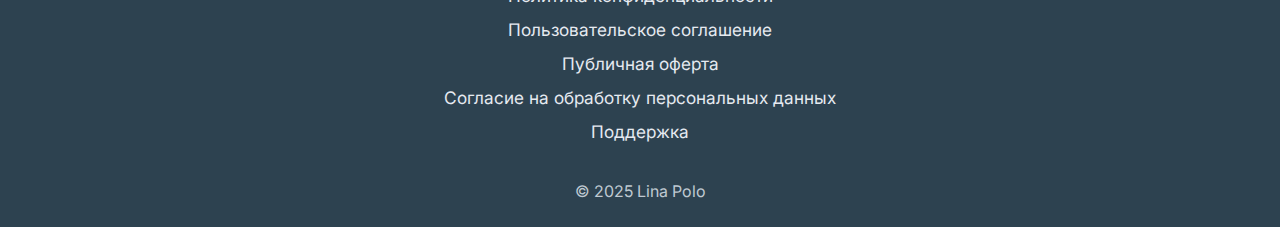
<file: privacy.html>
<!DOCTYPE html>
<html lang="ru">
<head>
    <meta charset="UTF-8">
    <meta name="viewport" content="width=device-width, initial-scale=1.0">
    <title>ПОЛИТИКА КОНФИДЕНЦИАЛЬНОСТИ - Гламора</title>
    <link rel="stylesheet" href="styles.css">
    <link href="https://fonts.googleapis.com/css2?family=Inter:wght@300;400;500;600;700&display=swap" rel="stylesheet">
    <link rel="stylesheet" href="https://cdnjs.cloudflare.com/ajax/libs/font-awesome/6.0.0/css/all.min.css">
    <style>
        .privacy-content {
            max-width: 800px;
            margin: 0 auto;
            padding: 40px 20px;
        }
        .privacy-content h1 {
            color: #2c3e50;
            margin-bottom: 30px;
        }
        .privacy-content h2 {
            color: #23406a;
            margin: 30px 0 15px 0;
        }
        .privacy-content p, .privacy-content ul {
            margin-bottom: 15px;
            line-height: 1.6;
        }
        .privacy-content ul {
            padding-left: 20px;
        }
        .back-link {
            display: inline-flex;
            align-items: center;
            gap: 10px;
            color: #667eea;
            text-decoration: none;
            margin-bottom: 30px;
            font-weight: 500;
        }
        .back-link:hover {
            color: #764ba2;
        }
    </style>
</head>
<body>
    <div class="container">
        <div class="privacy-content">
            <a href="index.html" class="back-link">
                <i class="fas fa-arrow-left"></i>
                Вернуться на главную
            </a>
            <h1>ПОЛИТИКА КОНФИДЕНЦИАЛЬНОСТИ</h1>
            <hr style="margin-bottom: 30px;">
            <h2>1. Общие положения</h2>
            <p>Настоящая Политика регулирует порядок обращения с персональной и технической информацией, которую пользователь может предоставить при использовании Telegram-бота «Гламора» и сайта https://lipolo.org.<br>
            Исполнитель уважает право пользователей на конфиденциальность и стремится минимизировать сбор и обработку персональных данных.</p>

            <h2>2. Возможный объём данных</h2>
            <p>Исполнитель может получить доступ к информации, которую пользователь добровольно предоставляет при использовании сервиса, включая имя, Telegram-ник, предпочтения, иные введённые данные.<br>
            Также могут автоматически собираться технические данные — язык интерфейса, устройство, регион использования и др.</p>

            <h2>3. Использование информации</h2>
            <p>Собранная информация используется исключительно для улучшения работы сервиса, персонализации взаимодействия и связи с пользователем.<br>
            Исполнитель не передаёт информацию третьим лицам, за исключением случаев, когда это необходимо для функционирования сервиса (например, платёжные и аналитические системы).</p>

            <h2>4. Обеспечение безопасности</h2>
            <p>Исполнитель предпринимает разумные меры защиты данных от утечек и несанкционированного доступа.<br>
            Однако, пользователь понимает, что 100% защита в интернете не может быть гарантирована.</p>

            <h2>5. Принятие условий</h2>
            <p>Используя Telegram-бота или сайт, пользователь соглашается с настоящей Политикой.<br>
            При несогласии — рекомендуется воздержаться от использования сервиса.</p>

            <h2>6. Обратная связь</h2>
            <a href="mailto:support@lipolo.org">support@lipolo.org</a>
        </div>
    </div>
    <footer class="footer">
        <div class="footer-content">
            <div class="footer-social">
                <a href="https://www.instagram.com/lina_polo_/" target="_blank" class="social-link">
                    <i class="fab fa-instagram"></i>
                    @lina_polo_
                </a>
            </div>
            <div class="footer-links">
                <a href="index.html">Главная</a>
                <a href="privacy.html">Политика конфиденциальности</a>
                <a href="terms.html">Пользовательское соглашение</a>
                <a href="offer.html">Публичная оферта</a>
                <a href="consent.html">Согласие на обработку персональных данных</a>
                <a href="support.html">Поддержка</a>
            </div>
            <div class="footer-copyright">
                © 2025 Lina Polo
            </div>
        </div>
    </footer>
</body>
</html>
</file>
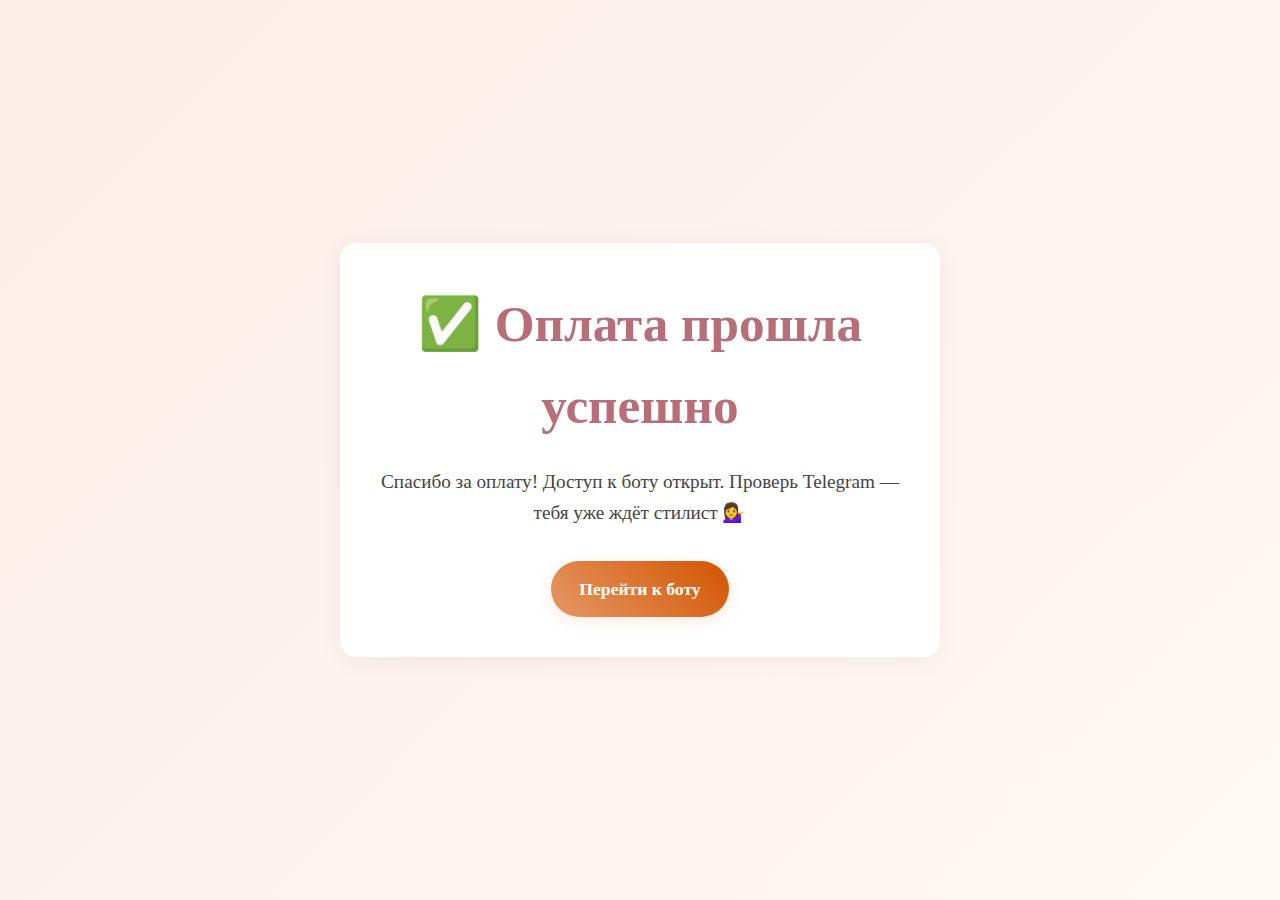
<file: success.html>
<!DOCTYPE html>
<html lang="ru">
<head>
  <meta charset="UTF-8" />
  <meta name="viewport" content="width=device-width, initial-scale=1.0" />
  <title>Оплата прошла успешно</title>
  <link rel="stylesheet" href="styles.css" />
</head>
<body>
  <section class="payment-result success">
    <div class="container">
      <h1>✅ Оплата прошла успешно</h1>
      <p>Спасибо за оплату! Доступ к боту открыт. Проверь Telegram — тебя уже ждёт стилист 💁‍♀️</p>
      <a href="https://t.me/glamora2bot" class="cta-button">Перейти к боту</a>
    </div>
  </section>
</body>
</html>
</file>
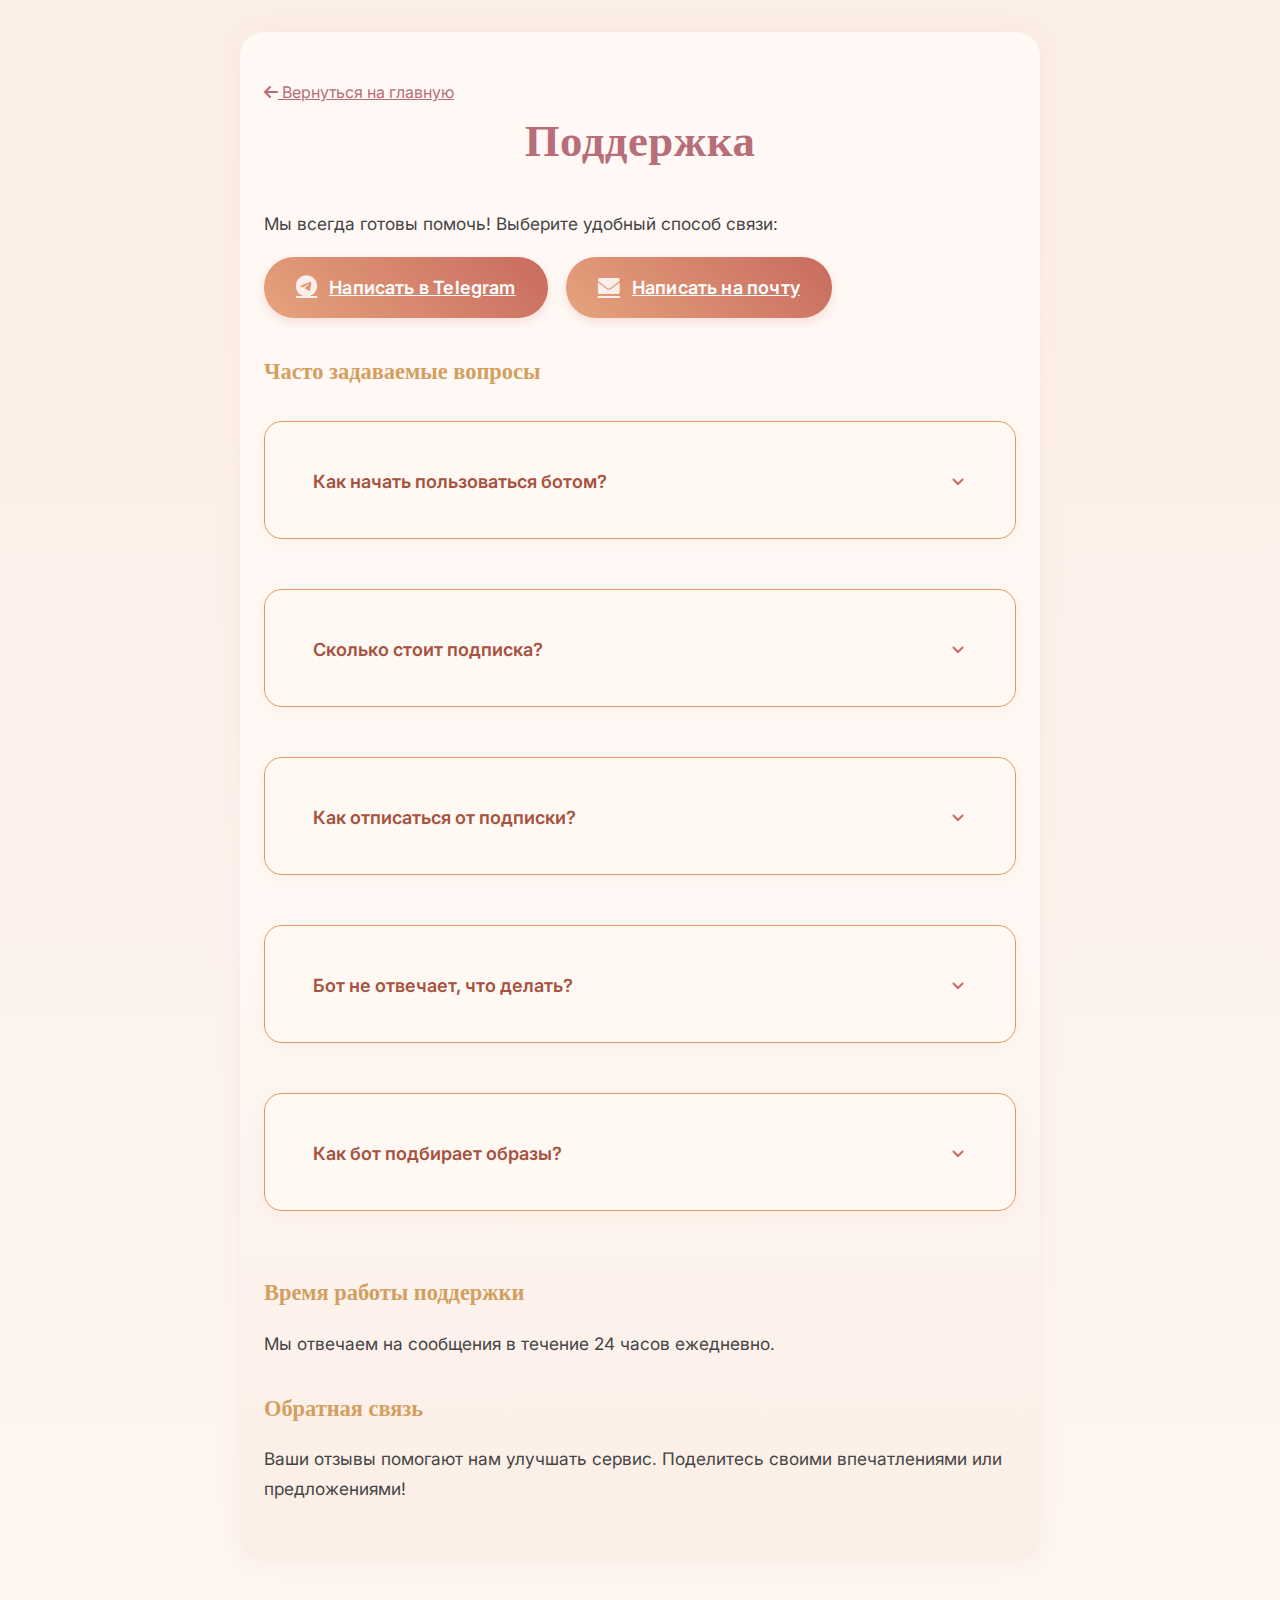
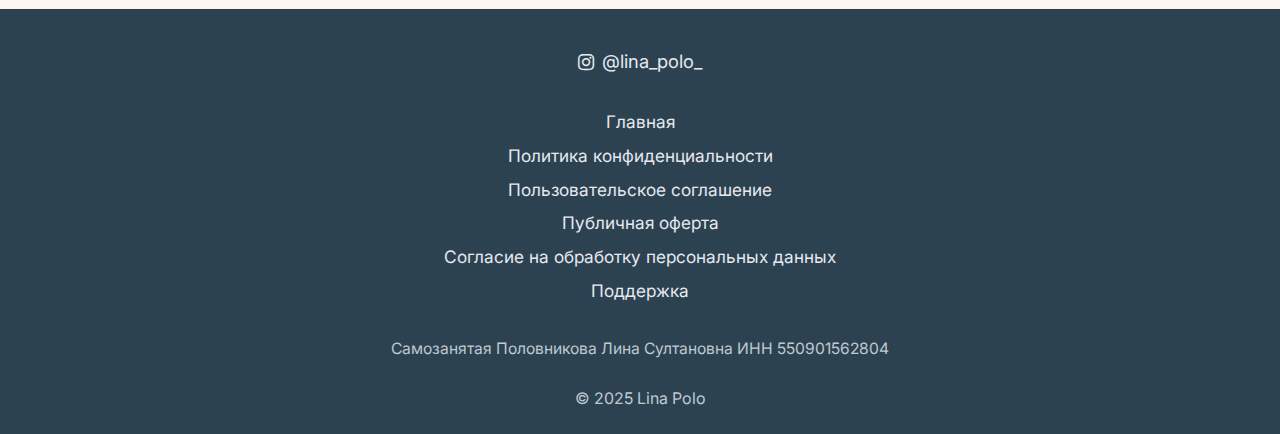
<file: support.html>
<!DOCTYPE html>
<html lang="ru">
<head>
    <meta charset="UTF-8">
    <meta name="viewport" content="width=device-width, initial-scale=1.0">
    <title>Поддержка - Гламора</title>
    <link rel="stylesheet" href="styles.css">
    <link href="https://fonts.googleapis.com/css2?family=Inter:wght@300;400;500;600;700&display=swap" rel="stylesheet">
    <link rel="stylesheet" href="https://cdnjs.cloudflare.com/ajax/libs/font-awesome/6.0.0/css/all.min.css">
</head>
<body>
    <div class="container">
        <div class="support-content">
            <a href="index.html" class="back-link">
                <i class="fas fa-arrow-left"></i>
                Вернуться на главную
            </a>
            
            <h1 class="support-title">Поддержка</h1>
            
            <p>Мы всегда готовы помочь! Выберите удобный способ связи:</p>
            <div class="support-contacts">
                <a href="https://t.me/glamora_support" target="_blank" class="cta-button">
                    <i class="fab fa-telegram"></i> Написать в Telegram
                </a>
                <a href="mailto:support@lipolo.org" class="cta-button">
                    <i class="fas fa-envelope"></i> Написать на почту
                </a>
            </div>
            <h2>Часто задаваемые вопросы</h2>
            <div class="faq-list">
                <div class="faq-item">
                    <button class="faq-question" type="button">Как начать пользоваться ботом?</button>
                    <div class="faq-answer">
                        <p>1. Найдите бота @linapolo2bot в Telegram<br>2. Нажмите "Старт"<br>3. Ответьте на вопросы о вашем стиле<br>4. Получайте персональные рекомендации!</p>
                    </div>
                </div>
                <div class="faq-item">
                    <button class="faq-question" type="button">Сколько стоит подписка?</button>
                    <div class="faq-answer">
                        <p>• 48 часов — бесплатно<br>• 1-й месяц — 5 990 ₽<br>• Далее — 2 990 ₽/мес<br>Отписаться можно в любой момент.</p>
                    </div>
                </div>
                <div class="faq-item">
                    <button class="faq-question" type="button">Как отписаться от подписки?</button>
                    <div class="faq-answer">
                        <p>Вы можете отписаться в любое время через настройки бота или написав нам в поддержку. Подписка прекратится в конце текущего периода.</p>
                    </div>
                </div>
                <div class="faq-item">
                    <button class="faq-question" type="button">Бот не отвечает, что делать?</button>
                    <div class="faq-answer">
                        <p>1. Проверьте интернет-соединение<br>2. Перезапустите Telegram<br>3. Если проблема остается, напишите нам в поддержку</p>
                    </div>
                </div>
                <div class="faq-item">
                    <button class="faq-question" type="button">Как бот подбирает образы?</button>
                    <div class="faq-answer">
                        <p>Бот анализирует ваши предпочтения, гардероб, фигуру, цветотип и создает персонализированные рекомендации. Чем больше вы общаетесь с ботом, тем точнее становятся рекомендации.</p>
                    </div>
                </div>
            </div>
            
            <h2>Время работы поддержки</h2>
            <p>Мы отвечаем на сообщения в течение 24 часов ежедневно.</p>
            
            <h2>Обратная связь</h2>
            <p>Ваши отзывы помогают нам улучшать сервис. Поделитесь своими впечатлениями или предложениями!</p>
        </div>
    </div>
    <footer class="footer">
        <div class="footer-content">
            <div class="footer-social">
                <a href="https://www.instagram.com/lina_polo_/" target="_blank" class="social-link">
                    <i class="fab fa-instagram"></i>
                    @lina_polo_
                </a>
            </div>
            <div class="footer-links">
                <a href="index.html">Главная</a>
                <a href="privacy.html">Политика конфиденциальности</a>
                <a href="terms.html">Пользовательское соглашение</a>
                <a href="offer.html">Публичная оферта</a>
                <a href="consent.html">Согласие на обработку персональных данных</a>
                <a href="support.html">Поддержка</a>
            </div>
            <div class="footer-extra">
                Самозанятая Половникова Лина Султановна ИНН 550901562804
            </div>
            <div class="footer-copyright">
                © 2025 Lina Polo
            </div>
        </div>
    </footer>
    <script src="script.js"></script>
</body>
</html>
</file>
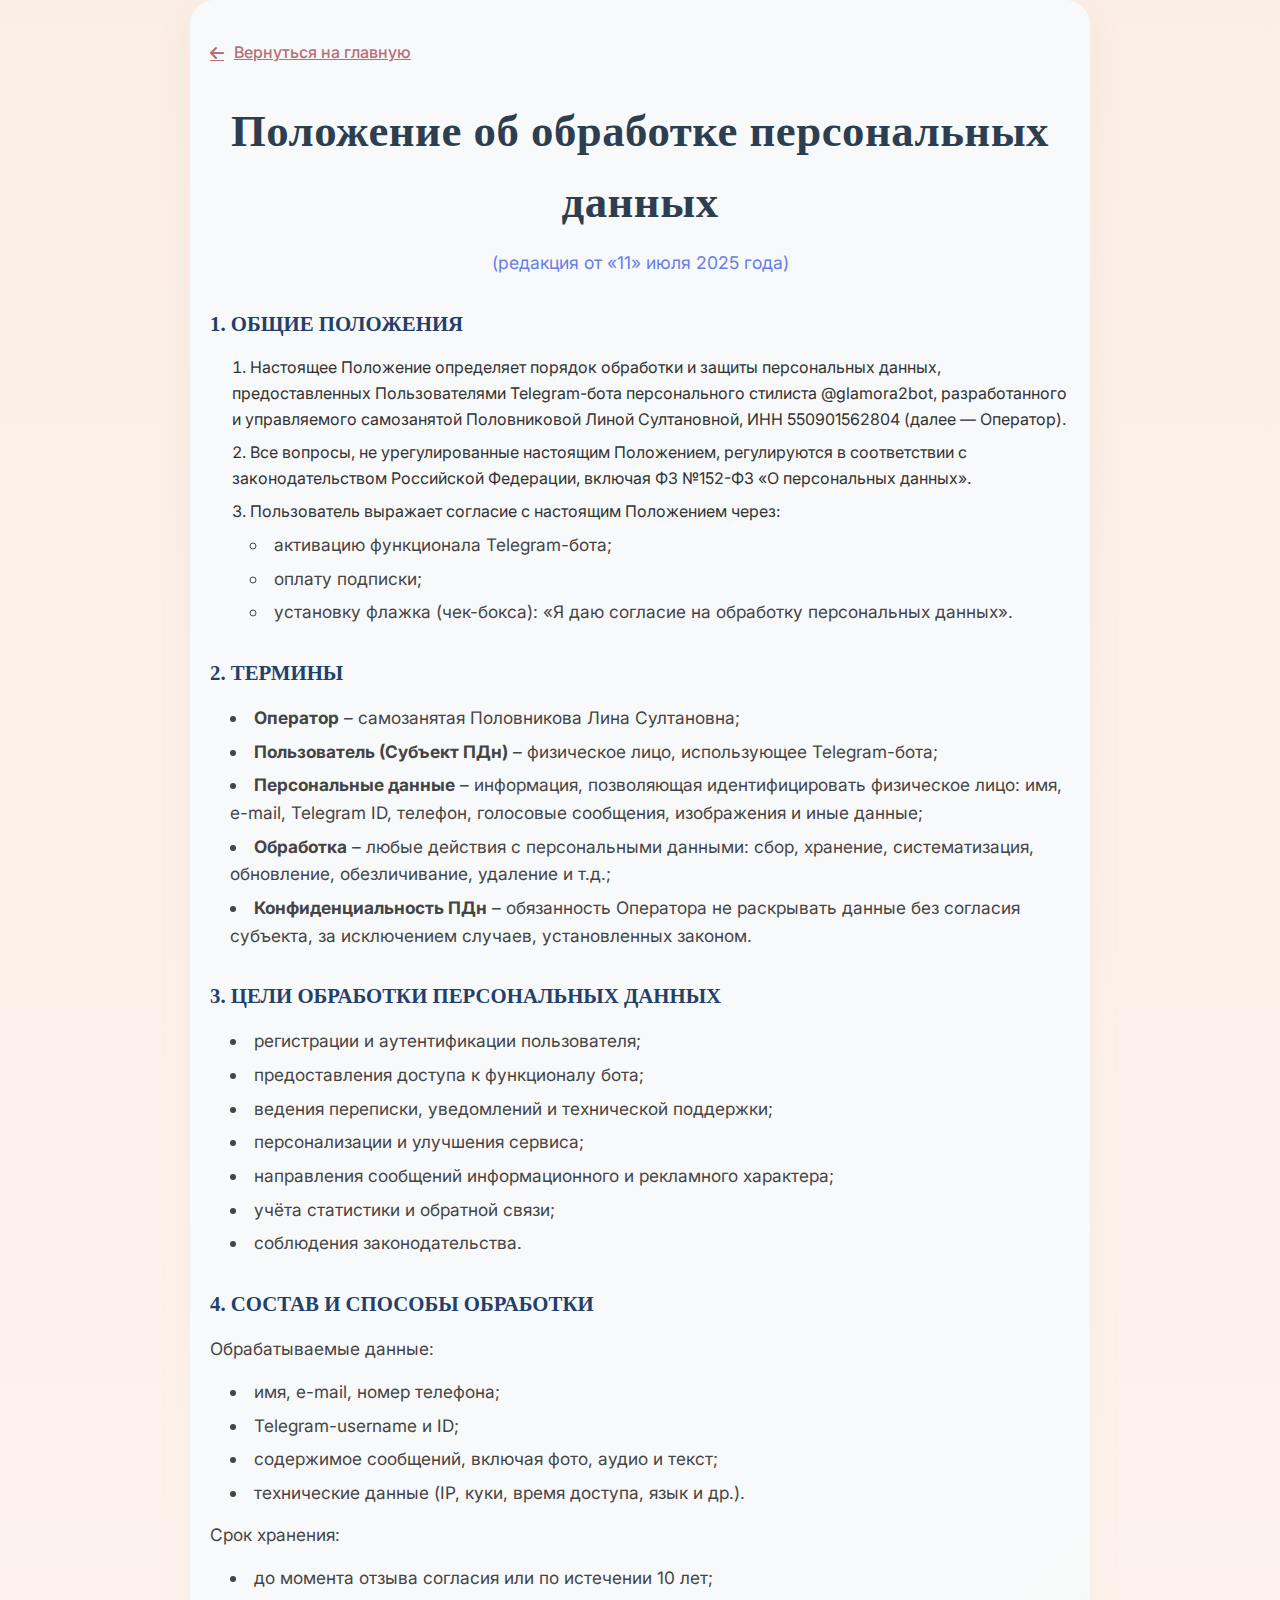
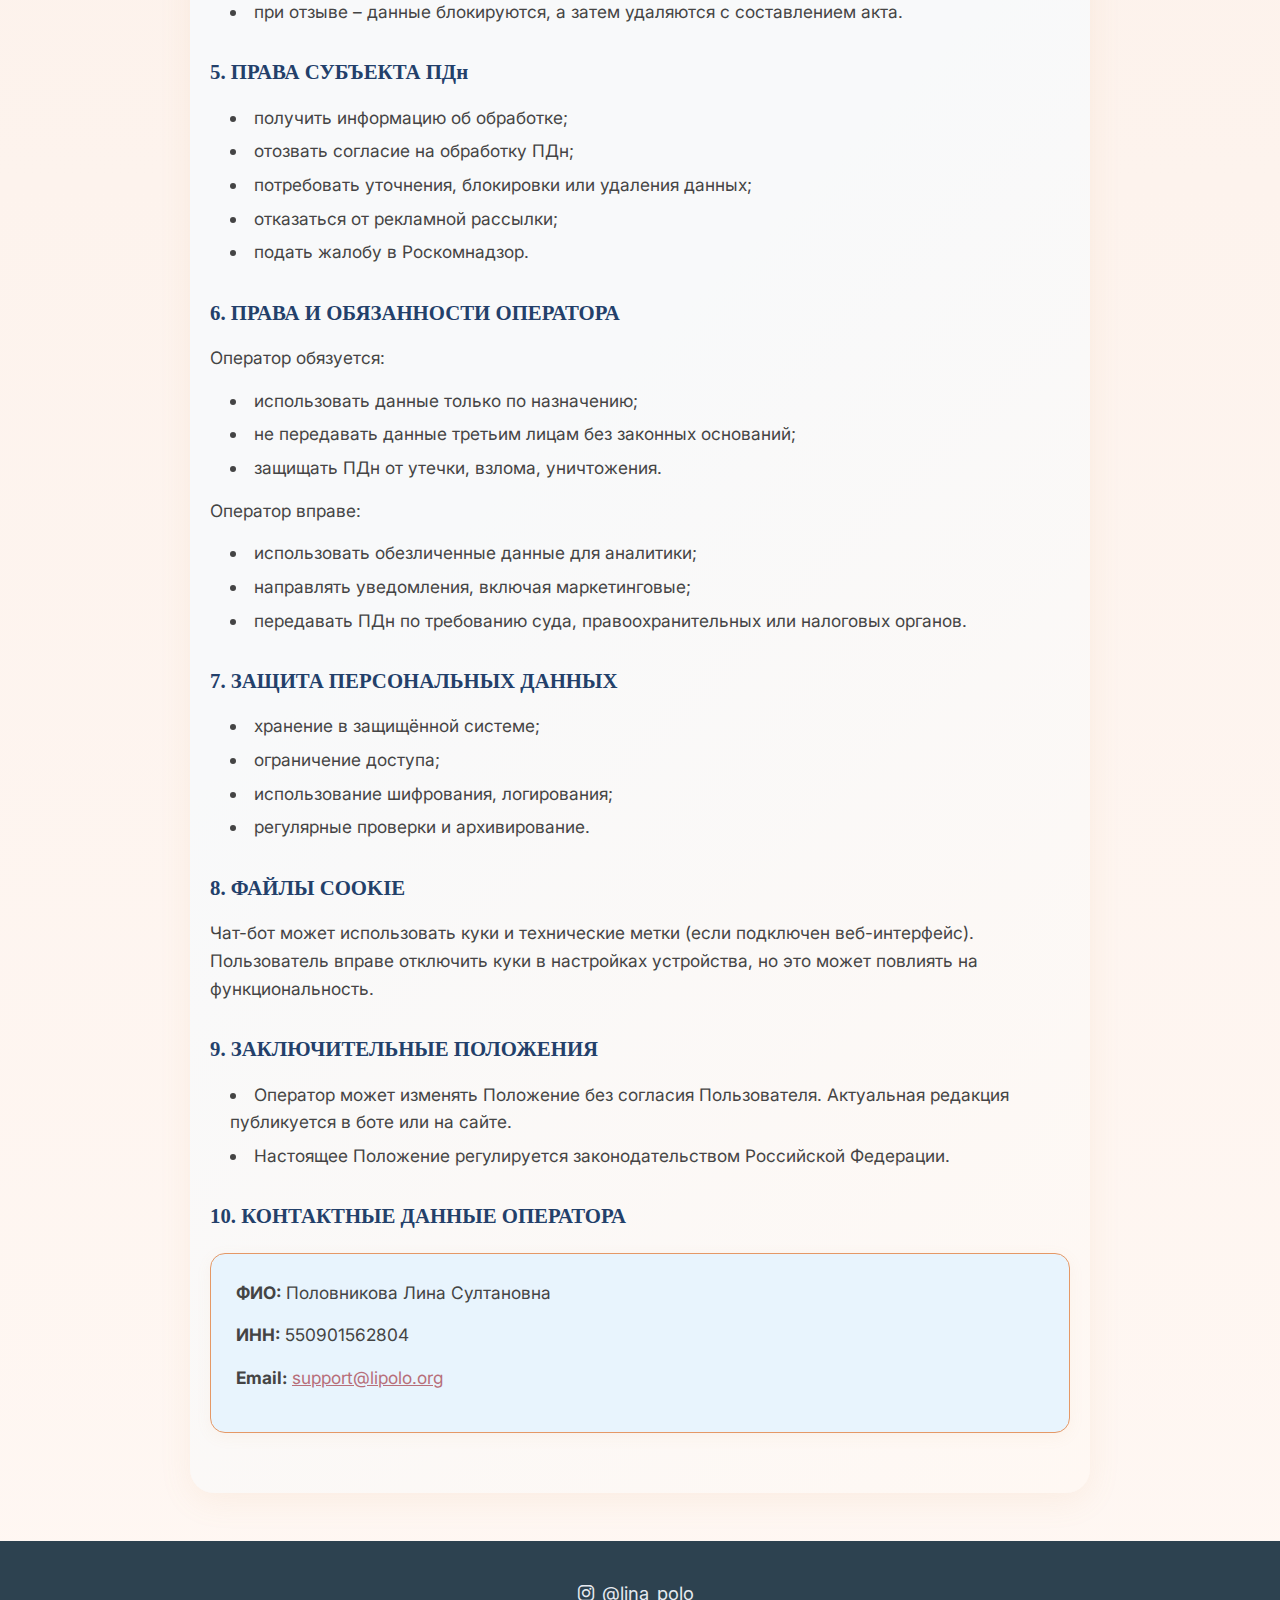
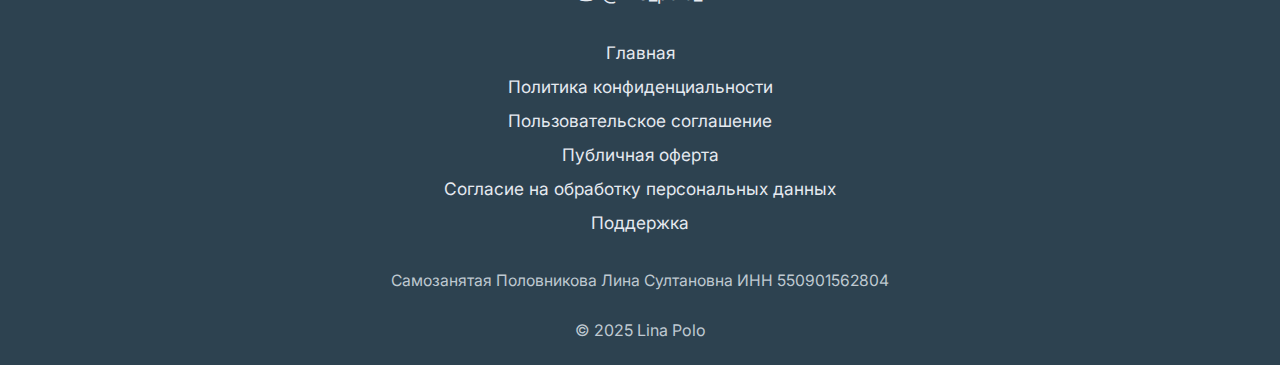
<file: terms.html>
<!DOCTYPE html>
<html lang="ru">
<head>
    <meta charset="UTF-8">
    <meta name="viewport" content="width=device-width, initial-scale=1.0">
    <title>Положение об обработке персональных данных - Гламора</title>
    <link rel="stylesheet" href="styles.css">
    <link href="https://fonts.googleapis.com/css2?family=Inter:wght@300;400;500;600;700&display=swap" rel="stylesheet">
    <link rel="stylesheet" href="https://cdnjs.cloudflare.com/ajax/libs/font-awesome/6.0.0/css/all.min.css">
    <style>
        .terms-content {
            max-width: 900px;
            margin: 0 auto;
            padding: 40px 20px;
        }
        .terms-content h1 {
            color: #2c3e50;
            margin-bottom: 10px;
            text-align: center;
        }
        .terms-content .terms-date {
            color: #667eea;
            text-align: center;
            margin-bottom: 30px;
        }
        .terms-content h2 {
            color: #23406a;
            margin: 30px 0 15px 0;
            font-size: 1.3rem;
        }
        .terms-content h3 {
            color: #2c3e50;
            margin: 20px 0 10px 0;
            font-size: 1.1rem;
        }
        .terms-content p, .terms-content ul {
            margin-bottom: 15px;
            line-height: 1.6;
        }
        .terms-content ul {
            padding-left: 20px;
        }
        .back-link {
            display: inline-flex;
            align-items: center;
            gap: 10px;
            color: #667eea;
            text-decoration: none;
            margin-bottom: 30px;
            font-weight: 500;
        }
        .back-link:hover {
            color: #764ba2;
        }
        .section-block {
            background: #f8f9fa;
            padding: 25px;
            border-radius: 15px;
            margin: 20px 0;
        }
        .operator-section {
            background: #e8f4fd;
            padding: 25px;
            border-radius: 15px;
            margin: 20px 0;
        }
    </style>
</head>
<body>
    <div class="container">
        <div class="terms-content">
            <a href="index.html" class="back-link">
                <i class="fas fa-arrow-left"></i>
                Вернуться на главную
            </a>
            <h1>Положение об обработке персональных данных</h1>
            <div class="terms-date">(редакция от «11» июля 2025 года)</div>
            <h2>1. ОБЩИЕ ПОЛОЖЕНИЯ</h2>
            <ol>
                <li>Настоящее Положение определяет порядок обработки и защиты персональных данных, предоставленных Пользователями Telegram-бота персонального стилиста @glamora2bot, разработанного и управляемого самозанятой Половниковой Линой Султановной, ИНН 550901562804 (далее — Оператор).</li>
                <li>Все вопросы, не урегулированные настоящим Положением, регулируются в соответствии с законодательством Российской Федерации, включая ФЗ №152-ФЗ «О персональных данных».</li>
                <li>Пользователь выражает согласие с настоящим Положением через:
                    <ul>
                        <li>активацию функционала Telegram-бота;</li>
                        <li>оплату подписки;</li>
                        <li>установку флажка (чек-бокса): «Я даю согласие на обработку персональных данных».</li>
                    </ul>
                </li>
            </ol>
            <h2>2. ТЕРМИНЫ</h2>
            <ul>
                <li><b>Оператор</b> – самозанятая Половникова Лина Султановна;</li>
                <li><b>Пользователь (Субъект ПДн)</b> – физическое лицо, использующее Telegram-бота;</li>
                <li><b>Персональные данные</b> – информация, позволяющая идентифицировать физическое лицо: имя, e-mail, Telegram ID, телефон, голосовые сообщения, изображения и иные данные;</li>
                <li><b>Обработка</b> – любые действия с персональными данными: сбор, хранение, систематизация, обновление, обезличивание, удаление и т.д.;</li>
                <li><b>Конфиденциальность ПДн</b> – обязанность Оператора не раскрывать данные без согласия субъекта, за исключением случаев, установленных законом.</li>
            </ul>
            <h2>3. ЦЕЛИ ОБРАБОТКИ ПЕРСОНАЛЬНЫХ ДАННЫХ</h2>
            <ul>
                <li>регистрации и аутентификации пользователя;</li>
                <li>предоставления доступа к функционалу бота;</li>
                <li>ведения переписки, уведомлений и технической поддержки;</li>
                <li>персонализации и улучшения сервиса;</li>
                <li>направления сообщений информационного и рекламного характера;</li>
                <li>учёта статистики и обратной связи;</li>
                <li>соблюдения законодательства.</li>
            </ul>
            <h2>4. СОСТАВ И СПОСОБЫ ОБРАБОТКИ</h2>
            <p>Обрабатываемые данные:</p>
            <ul>
                <li>имя, e-mail, номер телефона;</li>
                <li>Telegram-username и ID;</li>
                <li>содержимое сообщений, включая фото, аудио и текст;</li>
                <li>технические данные (IP, куки, время доступа, язык и др.).</li>
            </ul>
            <p>Срок хранения:</p>
            <ul>
                <li>до момента отзыва согласия или по истечении 10 лет;</li>
                <li>при отзыве – данные блокируются, а затем удаляются с составлением акта.</li>
            </ul>
            <h2>5. ПРАВА СУБЪЕКТА ПДн</h2>
            <ul>
                <li>получить информацию об обработке;</li>
                <li>отозвать согласие на обработку ПДн;</li>
                <li>потребовать уточнения, блокировки или удаления данных;</li>
                <li>отказаться от рекламной рассылки;</li>
                <li>подать жалобу в Роскомнадзор.</li>
            </ul>
            <h2>6. ПРАВА И ОБЯЗАННОСТИ ОПЕРАТОРА</h2>
            <p>Оператор обязуется:</p>
            <ul>
                <li>использовать данные только по назначению;</li>
                <li>не передавать данные третьим лицам без законных оснований;</li>
                <li>защищать ПДн от утечки, взлома, уничтожения.</li>
            </ul>
            <p>Оператор вправе:</p>
            <ul>
                <li>использовать обезличенные данные для аналитики;</li>
                <li>направлять уведомления, включая маркетинговые;</li>
                <li>передавать ПДн по требованию суда, правоохранительных или налоговых органов.</li>
            </ul>
            <h2>7. ЗАЩИТА ПЕРСОНАЛЬНЫХ ДАННЫХ</h2>
            <ul>
                <li>хранение в защищённой системе;</li>
                <li>ограничение доступа;</li>
                <li>использование шифрования, логирования;</li>
                <li>регулярные проверки и архивирование.</li>
            </ul>
            <h2>8. ФАЙЛЫ COOKIE</h2>
            <p>Чат-бот может использовать куки и технические метки (если подключен веб-интерфейс). Пользователь вправе отключить куки в настройках устройства, но это может повлиять на функциональность.</p>
            <h2>9. ЗАКЛЮЧИТЕЛЬНЫЕ ПОЛОЖЕНИЯ</h2>
            <ul>
                <li>Оператор может изменять Положение без согласия Пользователя. Актуальная редакция публикуется в боте или на сайте.</li>
                <li>Настоящее Положение регулируется законодательством Российской Федерации.</li>
            </ul>
            <h2>10. КОНТАКТНЫЕ ДАННЫЕ ОПЕРАТОРА</h2>
            <div class="operator-section">
                <p><strong>ФИО:</strong> Половникова Лина Султановна</p>
                <p><strong>ИНН:</strong> 550901562804</p>
                <p><strong>Email:</strong> <a href="mailto:support@lipolo.org">support@lipolo.org</a></p>
            </div>
        </div>
    </div>
    <footer class="footer">
        <div class="footer-content">
            <div class="footer-social">
                <a href="https://www.instagram.com/lina_polo_/" target="_blank" class="social-link">
                    <i class="fab fa-instagram"></i>
                    @lina_polo_
                </a>
            </div>
            <div class="footer-links">
                <a href="index.html">Главная</a>
                <a href="privacy.html">Политика конфиденциальности</a>
                <a href="terms.html">Пользовательское соглашение</a>
                <a href="offer.html">Публичная оферта</a>
                <a href="consent.html">Согласие на обработку персональных данных</a>
                <a href="support.html">Поддержка</a>
            </div>
            <div class="footer-extra">
                Самозанятая Половникова Лина Султановна ИНН 550901562804
            </div>
            <div class="footer-copyright">
                © 2025 Lina Polo
            </div>
        </div>
    </footer>
</body>
</html>
</file>
<file: styles.css>
/* Reset and base styles */
* {
    margin: 0;
    padding: 0;
    box-sizing: border-box;
}

body {
    font-family: 'Inter', 'Playfair Display', serif;
    line-height: 1.6;
    color: #333;
    overflow-x: hidden;
    background: linear-gradient(180deg, #fbeee6 0%, #fff8f4 100%);
}

@media (max-width: 600px) {
    body {
        background: linear-gradient(180deg, #fbeee6 0%, #fff8f4 100%);
    }
}

.container {
    max-width: 1200px;
    margin: 0 auto;
    padding: 0 20px;
}

/* Hero Section */
.hero {
    min-height: 100vh;
    background: linear-gradient(135deg, #d39f5f 0%, #b76e79 100%);
    display: flex;
    align-items: center;
    position: relative;
    overflow: hidden;
    transition: transform 0.45s cubic-bezier(.77,0,.18,1);
}

.hero::before {
    content: '';
    position: absolute;
    top: 0;
    left: 0;
    right: 0;
    bottom: 0;
    background: url('data:image/svg+xml,<svg xmlns="http://www.w3.org/2000/svg" viewBox="0 0 100 100"><defs><pattern id="grain" width="100" height="100" patternUnits="userSpaceOnUse"><circle cx="50" cy="50" r="1" fill="rgba(255,255,255,0.1)"/></pattern></defs><rect width="100" height="100" fill="url(%23grain)"/></svg>');
    opacity: 0.3;
}

.hero .container {
    display: grid;
    grid-template-columns: 1fr 1fr;
    gap: 60px;
    align-items: center;
    position: relative;
    z-index: 2;
}

.hero-content {
    color: white;
}

.hero-title {
    font-size: clamp(2.1rem, 5vw, 3.2rem);
    font-weight: 800;
    line-height: 1.15;
    margin-bottom: 18px;
    color: #fff;
    text-shadow: 0 2px 8px rgba(180, 80, 60, 0.08);
    min-height: 3.6em;
}
@media (max-width: 500px) {
    .hero-title {
        font-size: 1.35rem;
        line-height: 1.18;
        padding: 0 2vw;
        min-height: 3.6em;
    }
    .hero-content {
        padding: 18px 2vw 12px 2vw;
    }
}

.hero-subtitle {
    font-size: 1.25rem;
    margin-bottom: 2rem;
    opacity: 0.9;
    line-height: 1.6;
}

.cta-button {
    display: inline-flex;
    align-items: center;
    gap: 10px;
    background: linear-gradient(45deg, #e59866, #d35400);
    color: white;
    padding: 16px 32px;
    border-radius: 50px;
    text-decoration: none;
    font-weight: 600;
    font-size: 1.1rem;
    transition: all 0.3s ease;
    box-shadow: 0 10px 30px rgba(229, 152, 102, 0.2);
}

.cta-button:hover {
    transform: translateY(-3px);
    box-shadow: 0 15px 40px rgba(211, 84, 0, 0.25);
}

.cta-button.large {
    padding: 20px 40px;
    font-size: 1.2rem;
}

.hero-image {
    display: flex;
    justify-content: center;
    align-items: center;
}

.hero-image img {
    border: 4px solid #e59866;
    background: #fff8f3;
    box-shadow: 0 8px 32px rgba(211,159,95,0.15);
}

.placeholder-image {
    width: 300px;
    height: 400px;
    background: rgba(255, 255, 255, 0.1);
    border-radius: 20px;
    display: flex;
    flex-direction: column;
    align-items: center;
    justify-content: center;
    color: white;
    backdrop-filter: blur(10px);
    border: 1px solid rgba(255, 255, 255, 0.2);
}

.placeholder-image i {
    font-size: 4rem;
    margin-bottom: 1rem;
    opacity: 0.7;
}

/* About Section */
.about {
    padding: 100px 0;
    background: linear-gradient(135deg, #fbf6f0 0%, #f6efe8 100%);
}

.about-content {
    display: grid;
    grid-template-columns: 1fr 1fr;
    gap: 60px;
    align-items: center;
}
.about-image {
    display: flex;
    justify-content: center;
    align-items: center;
}
.about-image img {
    width: 100%;
    max-width: 350px;
    height: auto;
    border-radius: 20px;
    box-shadow: 0 8px 32px rgba(118,75,162,0.10);
    object-fit: cover;
    display: block;
}
@media (max-width: 900px) {
    .about-content {
        grid-template-columns: 1fr;
        gap: 32px;
    }
    .about-image {
        margin-top: 12px;
    }
    .about-image img {
        max-width: 90vw;
    }
}

.about-text h2 {
    font-size: 2.5rem;
    margin-bottom: 2rem;
    color: #2c3e50;
}

.about-text p {
    font-size: 1.1rem;
    margin-bottom: 1.5rem;
    color: #555;
    line-height: 1.7;
}

.about-image .placeholder-image {
    width: 350px;
    height: 450px;
    background: linear-gradient(135deg, #667eea, #764ba2);
    color: white;
}

/* Features Section */
.features {
    padding: 100px 0;
    background: white;
}

.features h2 {
    text-align: center;
    font-size: 2.5rem;
    margin-bottom: 3rem;
    color: #2c3e50;
}

.features-grid {
    display: grid;
    grid-template-columns: repeat(auto-fit, minmax(250px, 1fr));
    gap: 30px;
    margin-bottom: 60px;
}

.feature-card {
    text-align: center;
    padding: 30px 20px;
    border-radius: 15px;
    background: linear-gradient(45deg, #fbf6f0 0%, #f6efe8 100%);
    box-shadow: 0 5px 20px rgba(201,123,99,0.07);
    transition: transform 0.3s ease;
}

.feature-card:hover {
    transform: translateY(-5px);
}

.feature-icon {
    width: 80px;
    height: 80px;
    background: linear-gradient(45deg, #e1a87a, #b86167);
    border-radius: 50%;
    display: flex;
    align-items: center;
    justify-content: center;
    margin: 0 auto 20px;
    box-shadow: 0 2px 8px rgba(201,123,99,0.10);
}

.feature-icon i {
    font-size: 2rem;
    color: white;
}

.feature-card h3 {
    font-size: 1.2rem;
    margin-bottom: 10px;
    color: #2c3e50;
}

/* Bot Demo */
.bot-demo {
    display: flex;
    justify-content: center;
    margin: 36px 0 0 0;
}
.chat-demo {
    background: linear-gradient(135deg, #f7f8fa 80%, #fbeee6 100%);
    border-radius: 24px;
    box-shadow: 0 4px 32px rgba(180, 80, 60, 0.07);
    padding: 36px 24px 32px 24px;
    max-width: 420px;
    width: 100%;
    display: flex;
    flex-direction: column;
    gap: 0;
    position: relative;
    overflow: hidden;
}
.chat-demo:before {
    content: '';
    position: absolute;
    inset: 0;
    background: url('data:image/svg+xml;utf8,<svg width="120" height="120" viewBox="0 0 120 120" fill="none" xmlns="http://www.w3.org/2000/svg"><circle cx="60" cy="60" r="58" stroke="%23fbeee6" stroke-width="4" fill="none"/><circle cx="30" cy="30" r="8" fill="%23fbeee6" fill-opacity="0.18"/><circle cx="90" cy="90" r="10" fill="%23e6a37d" fill-opacity="0.10"/></svg>');
    opacity: 0.18;
    z-index: 0;
}
.chat-message {
    position: relative;
    z-index: 1;
}
.chat-message {
    display: flex;
    align-items: flex-end;
    margin-bottom: 6px;
    max-width: 100%;
}
.chat-message.bot {
    flex-direction: row;
    justify-content: flex-start;
    margin-left: 0;
}
.chat-message.user {
    flex-direction: column;
    align-items: flex-end;
    margin-right: 0;
}
.chat-message.user .chat-bubble {
    margin-right: 0;
    margin-left: 0;
}
.chat-message.user .chat-avatar {
    margin-top: 4px;
    align-self: flex-end;
    margin-left: 0;
    margin-right: 0;
}
.chat-avatar {
    width: 36px !important;
    height: 36px !important;
    min-width: 36px !important;
    min-height: 36px !important;
    border-radius: 50% !important;
    overflow: hidden;
    background: #fbeee6;
    border: 2px solid #fff8f4;
    box-shadow: 0 2px 8px rgba(180, 80, 60, 0.08);
    flex-shrink: 0;
    align-items: center;
    justify-content: center;
    display: flex;
}
.chat-avatar img {
    width: 100% !important;
    height: 100% !important;
    max-width: 36px !important;
    max-height: 36px !important;
    object-fit: cover !important;
    border-radius: 50% !important;
    display: block;
}
.chat-bubble {
    max-width: 75%;
    padding: 15px 18px 2.1em 18px;
    border-radius: 18px 18px 18px 6px;
    background: #f1f4f8;
    border: 1px solid #e6bda9;
    color: #2d4250;
    font-size: 1.08rem;
    line-height: 1.5;
    box-shadow: 0 2px 8px rgba(180, 80, 60, 0.04);
    font-weight: 500;
    word-break: break-word;
    margin: 0;
    text-align: left;
    position: relative;
}
.chat-time {
    position: absolute;
    right: 16px;
    bottom: 8px;
    font-size: 0.82em;
    color: #bfc9d1;
    font-weight: 400;
    letter-spacing: 0.01em;
    white-space: nowrap;
}
.chat-message.user .chat-bubble {
    background: linear-gradient(90deg, #e6a37d 0%, #c86b5f 100%);
    color: #fff;
    border-radius: 18px 18px 6px 18px;
    margin-left: 0;
    margin-right: 8px;
    border: none;
}
.chat-message.bot .chat-bubble {
    margin-right: auto;
    margin-left: 0;
}
@media (max-width: 600px) {
    .chat-demo {
        padding: 12px 1vw 12px 1vw;
        max-width: 98vw;
    }
    .chat-bubble {
        font-size: 0.98rem;
        padding: 11px 10px 2.1em 10px;
        max-width: 90vw;
    }
    .chat-time {
        right: 10px;
        bottom: 6px;
        font-size: 0.78em;
    }
    .chat-avatar {
        width: 28px;
        height: 28px;
    }
}

/* How it works */
.how-it-works {
    padding: 100px 0;
    background: linear-gradient(135deg, #d39f5f 0%, #b76e79 100%);
    color: white;
    background-blend-mode: multiply;
    background-image: linear-gradient(135deg, #d39f5f 0%, #b76e79 100%), url('data:image/svg+xml;utf8,<svg width="120" height="120" viewBox="0 0 120 120" fill="none" xmlns="http://www.w3.org/2000/svg"><ellipse cx="60" cy="60" rx="60" ry="60" fill="%23b76e79" fill-opacity="0.04"/></svg>');
}

.how-it-works h2 {
    text-align: center;
    font-size: 2.5rem;
    margin-bottom: 3rem;
}

.steps-grid {
    display: grid;
    grid-template-columns: repeat(auto-fit, minmax(300px, 1fr));
    gap: 40px;
}

.step-card {
    text-align: center;
    padding: 40px 30px;
    background: rgba(255, 255, 255, 0.1);
    border-radius: 20px;
    backdrop-filter: blur(10px);
    border: 1px solid rgba(255, 255, 255, 0.2);
}

.step-number {
    width: 60px;
    height: 60px;
    background: white;
    color: #667eea;
    border-radius: 50%;
    display: flex;
    align-items: center;
    justify-content: center;
    font-size: 1.5rem;
    font-weight: 700;
    margin: 0 auto 20px;
}

.step-card h3 {
    font-size: 1.3rem;
    margin-bottom: 15px;
}

.step-card p {
    opacity: 0.9;
    line-height: 1.6;
}

/* Pricing */
.pricing {
    padding: 100px 0;
    background: #f8f9fa;
}

.pricing h2 {
    text-align: center;
    font-size: 2.5rem;
    margin-bottom: 3rem;
    color: #2c3e50;
}

.pricing-card {
    max-width: 500px;
    margin: 0 auto;
    background: white;
    border-radius: 20px;
    padding: 40px;
    box-shadow: 0 10px 30px rgba(0, 0, 0, 0.1);
    text-align: center;
}

.pricing-highlight {
    margin-bottom: 30px;
}

.free-period {
    display: flex;
    flex-direction: column;
    align-items: center;
    margin-bottom: 20px;
}

.free-days {
    font-size: 3rem;
    font-weight: 700;
    color: #667eea;
    margin-bottom: 10px;
}

.free-text {
    font-size: 1.5rem;
    font-weight: 600;
    color: #27ae60;
    text-transform: uppercase;
    letter-spacing: 1px;
}

.pricing-description {
    font-size: 1.1rem;
    color: #666;
    line-height: 1.6;
    margin-bottom: 20px;
}

.pricing-note {
    display: flex;
    align-items: center;
    justify-content: center;
    gap: 10px;
    margin: 20px 0;
    padding: 15px;
    background: #f8f9fa;
    border-radius: 10px;
    color: #666;
}

.pricing-note i {
    color: #667eea;
}

/* Testimonials */
.testimonials {
    padding: 100px 0;
    background: white;
}

.testimonials h2 {
    text-align: center;
    font-size: 2.5rem;
    margin-bottom: 3rem;
    color: #2c3e50;
}

.testimonials-grid {
    display: grid;
    grid-template-columns: repeat(auto-fit, minmax(300px, 1fr));
    gap: 30px;
}

.testimonial-card {
    background: #fff8f3;
    border: 2px dashed #e59866;
    border-radius: 18px;
    box-shadow: 0 5px 20px rgba(211,159,95,0.07);
    padding: 30px;
    margin-bottom: 20px;
    position: relative;
}

.testimonial-card::before {
    content: "\201C";
    font-family: 'Playfair Display', serif;
    font-size: 3rem;
    color: #e59866;
    position: absolute;
    top: 10px;
    left: 20px;
    opacity: 0.3;
}

.testimonial-avatar {
    width: 60px;
    height: 60px;
    background: linear-gradient(45deg, #667eea, #764ba2);
    border-radius: 50%;
    display: flex;
    align-items: center;
    justify-content: center;
    margin-bottom: 20px;
}

.testimonial-avatar i {
    font-size: 2rem;
    color: white;
}

.testimonial-content h4 {
    font-size: 1.1rem;
    margin-bottom: 10px;
    color: #2c3e50;
}

.testimonial-content p {
    color: #666;
    line-height: 1.6;
    font-style: italic;
}

/* CTA Section */
.cta-section {
    padding: 100px 0;
    background: linear-gradient(135deg, #d39f5f 0%, #b76e79 100%);
    text-align: center;
    color: white;
}

.cta-section h2 {
    font-size: 2.5rem;
    margin-bottom: 2rem;
}

/* Footer */
.footer {
    background: #2d4250;
    color: #e6eaf0;
    padding: 38px 0 22px 0;
    margin-top: 48px;
}
.footer-content {
    display: flex;
    flex-direction: column;
    align-items: center;
    gap: 18px;
}
.footer-social {
    margin-bottom: 8px;
}
.footer-social .social-link {
    color: #e6eaf0;
    font-size: 1.15rem;
    text-decoration: none;
    display: flex;
    align-items: center;
    gap: 8px;
    margin-bottom: 6px;
}
.footer-links {
    display: flex;
    flex-direction: column;
    align-items: center;
    gap: 8px;
    margin-bottom: 8px;
}
.footer-links a {
    color: #e6eaf0;
    text-decoration: none;
    font-size: 1.08rem;
    line-height: 1.5;
    transition: color 0.2s;
}
.footer-links a:hover {
    color: #fbeee6;
}
.footer-copyright {
    font-size: 1rem;
    color: #bfc9d1;
    margin-top: 8px;
}
.footer-extra {
    font-size: 0.98rem;
    color: #bfc9d1;
    margin-top: 8px;
    text-align: center;
    line-height: 1.4;
}
@media (max-width: 600px) {
    .footer {
        padding: 22px 0 12px 0;
        margin-top: 24px;
    }
    .footer-content {
        gap: 10px;
    }
    .footer-social .social-link {
        font-size: 1rem;
    }
    .footer-links a {
        font-size: 0.98rem;
    }
    .footer-copyright {
        font-size: 0.92rem;
    }
    .footer-extra {
        font-size: 0.92rem;
        margin-top: 6px;
    }
}

/* Animations */
@keyframes fadeInUp {
    from {
        opacity: 0;
        transform: translateY(30px);
    }
    to {
        opacity: 1;
        transform: translateY(0);
    }
}

/* Responsive Design */
@media (max-width: 768px) {
    .hero .container {
        grid-template-columns: 1fr;
        text-align: center;
    }
    .hero-title {
        font-size: clamp(1.5rem, 6vw, 2.5rem);
        margin-bottom: 1rem;
    }
    .about-content {
        grid-template-columns: 1fr;
        text-align: center;
    }
    .footer-content {
        grid-template-columns: 1fr;
        text-align: center;
        gap: 20px;
    }
    .footer-links {
        flex-direction: column;
        gap: 15px;
    }
    .features-grid {
        grid-template-columns: 1fr;
    }
    .steps-grid {
        grid-template-columns: 1fr;
    }
    .testimonials-grid {
        grid-template-columns: 1fr;
    }
    .cta-button {
        padding: 14px 24px;
        font-size: 1rem;
    }
}

@media (max-width: 480px) {
    .container {
        padding: 0 10px;
    }
    .hero-title {
        font-size: clamp(1.1rem, 7vw, 1.7rem);
    }
    .cta-button {
        padding: 12px 18px;
        font-size: 0.95rem;
    }
} 

/* --- Унификация стиля для всех страниц --- */
.support-content, .privacy-content, .terms-content, .offer-content, .consent-content {
    background: linear-gradient(135deg, #f8f9fa 60%, #fff8f3 100%), url('data:image/svg+xml;utf8,<svg width="120" height="120" viewBox="0 0 120 120" fill="none" xmlns="http://www.w3.org/2000/svg"><ellipse cx="60" cy="60" rx="60" ry="60" fill="%23e59866" fill-opacity="0.04"/></svg>') repeat;
    border-radius: 24px;
    box-shadow: 0 8px 32px rgba(211,159,95,0.10);
    padding: 48px 24px;
    margin: 48px auto;
    max-width: 900px;
}

.support-content h1, .privacy-content h1, .terms-content h1, .offer-content h1, .consent-content h1 {
    font-family: 'Playfair Display', serif;
    font-weight: 700;
    color: #b76e79;
    letter-spacing: 0.5px;
    font-size: clamp(2rem, 5vw, 2.8rem);
    margin-bottom: 32px;
    text-align: center;
}

.support-content h2, .privacy-content h2, .terms-content h2, .offer-content h2, .consent-content h2 {
    font-family: 'Playfair Display', serif;
    color: #d39f5f;
    font-size: 1.4rem;
    margin: 32px 0 18px 0;
}

.support-content p, .privacy-content p, .terms-content p, .offer-content p, .consent-content p,
.support-content ul, .privacy-content ul, .terms-content ul, .offer-content ul, .consent-content ul {
    font-size: 1.08rem;
    color: #444;
    line-height: 1.7;
    margin-bottom: 18px;
}

.support-content a, .privacy-content a, .terms-content a, .offer-content a, .consent-content a {
    color: #b76e79;
    text-decoration: underline;
    transition: color 0.2s;
}

.support-content a:hover, .privacy-content a:hover, .terms-content a:hover, .offer-content a:hover, .consent-content a:hover {
    color: #d35400;
}

.support-content .contact-methods, .support-content .faq-item, .operator-section, .consent-section, .section-block {
    background: #fff8f3;
    border-radius: 18px;
    box-shadow: 0 4px 16px rgba(211,159,95,0.07);
    border: 1.5px solid #e59866;
    margin-bottom: 32px;
    padding: 28px 20px;
}

.terms-date, .offer-date {
    color: #d39f5f;
    text-align: center;
    margin-bottom: 24px;
    font-size: 1.1rem;
}

@media (max-width: 768px) {
    .support-content, .privacy-content, .terms-content, .offer-content, .consent-content {
        padding: 24px 6px;
        margin: 24px 0;
    }
    .support-content h1, .privacy-content h1, .terms-content h1, .offer-content h1, .consent-content h1 {
        font-size: clamp(1.3rem, 7vw, 2rem);
        margin-bottom: 18px;
    }
} 

/* FAQ аккордеон на странице поддержки */
.faq-list {
    margin: 32px 0 24px 0;
    display: flex;
    flex-direction: column;
    gap: 18px;
}
.faq-item {
    background: #fff7f3;
    border-radius: 18px;
    box-shadow: 0 4px 24px rgba(200, 120, 80, 0.08);
    overflow: hidden;
    transition: box-shadow 0.3s;
}
.faq-item.open {
    box-shadow: 0 8px 32px rgba(200, 120, 80, 0.13);
}
.faq-question {
    width: 100%;
    background: none;
    border: none;
    outline: none;
    text-align: left;
    font-family: inherit;
    font-size: 1.13rem;
    font-weight: 600;
    color: #a04a2a;
    padding: 20px 28px 18px 28px;
    cursor: pointer;
    transition: background 0.2s;
    border-bottom: 1px solid #f3d2c1;
}
.faq-question:after {
    content: '\25BC';
    float: right;
    color: #c97b63;
    font-size: 1.1em;
    transition: transform 0.3s;
}
.faq-item.open .faq-question:after {
    transform: rotate(180deg);
}
.faq-answer {
    display: none;
    padding: 0 28px 22px 28px;
    color: #3d2a1a;
    font-size: 1.05rem;
    line-height: 1.6;
    background: none;
}
.faq-item.open .faq-answer {
    display: block;
    animation: fadeIn 0.4s;
}
@keyframes fadeIn {
    from { opacity: 0; transform: translateY(-10px); }
    to { opacity: 1; transform: translateY(0); }
}

@media (max-width: 600px) {
    .faq-question {
        font-size: 1rem;
        padding: 14px 12px 12px 12px;
    }
    .faq-answer {
        font-size: 0.98rem;
        padding: 0 12px 16px 12px;
    }
    .faq-list {
        gap: 10px;
    }
}

/* Минималистичная карусель — фото в границах, стрелки и точки под фото */
.carousel {
    width: 100%;
    max-width: 350px;
    margin: 0 auto;
    background: none;
    box-shadow: none;
    border-radius: 20px;
    overflow: hidden;
    display: flex;
    flex-direction: column;
    align-items: center;
}
.carousel-container {
    display: flex;
    transition: transform 0.5s cubic-bezier(.77,0,.18,1);
    width: 100%;
    max-width: 350px;
    height: 400px;
    border-radius: 20px;
    overflow: hidden;
    background: #fff;
}
.carousel-slide {
    min-width: 100%;
    height: 400px;
    display: flex;
    align-items: center;
    justify-content: center;
    background: #fff;
    border-radius: 20px;
}
.carousel-slide img {
    width: 100%;
    height: 100%;
    object-fit: cover;
    border-radius: 20px;
    display: block;
}
.carousel-controls {
    width: 100%;
    margin-top: 0;
    display: flex;
    flex-direction: column;
    align-items: center;
}
.carousel-arrows {
    display: flex;
    justify-content: center;
    gap: 32px;
    margin-bottom: 8px;
}
.carousel-arrow {
    background: #fff8f4;
    border: 1.5px solid #e6bda9;
    width: 38px;
    height: 38px;
    border-radius: 50%;
    cursor: pointer;
    display: flex;
    align-items: center;
    justify-content: center;
    color: #b86167;
    font-size: 18px;
    transition: background 0.2s, border 0.2s;
    box-shadow: 0 2px 8px rgba(200, 107, 95, 0.07);
}
.carousel-arrow:hover {
    background: #fbeee6;
    border-color: #c86b5f;
}
.carousel-nav {
    display: flex;
    gap: 10px;
    justify-content: center;
    margin-bottom: 2px;
}
.carousel-dot {
    width: 10px;
    height: 10px;
    border-radius: 50%;
    background: #e6bda9;
    cursor: pointer;
    transition: background 0.2s, transform 0.2s;
    border: none;
}
.carousel-dot.active {
    background: #b86167;
    transform: scale(1.18);
}
@media (max-width: 600px) {
    .carousel {
        max-width: 98vw;
    }
    .carousel-container, .carousel-slide {
        height: 220px;
    }
} 

/* Белый текст на всех .cta-button */
.cta-button {
    color: #fff !important;
}

/* Кнопки связи на support.html */
.support-contacts {
    display: flex;
    flex-direction: row;
    gap: 18px;
    margin-bottom: 36px;
    align-items: stretch;
    justify-content: flex-start;
}
.support-contacts .cta-button {
    min-width: 260px;
    font-size: 1.13rem;
    padding: 16px 32px;
    border-radius: 32px;
    box-shadow: 0 4px 18px rgba(200, 120, 80, 0.10);
    display: flex;
    align-items: center;
    gap: 12px;
    font-weight: 600;
    letter-spacing: 0.01em;
}
@media (max-width: 600px) {
    .support-contacts {
        flex-direction: column;
        gap: 10px;
    }
    .support-contacts .cta-button {
        min-width: 0;
        width: 100%;
        font-size: 1rem;
        padding: 13px 10px;
    }
} 

/* Заголовок поддержки */
.support-title {
  font-family: 'Playfair Display', serif;
  font-weight: 500;
  color: #b86167;
  font-size: 2.1rem;
  margin-bottom: 28px;
  letter-spacing: 0.01em;
}

/* Кнопки поддержки — пудрово-карамельные */
.support-contacts .cta-button {
  background: linear-gradient(45deg, #e6a37d, #c86b5f);
  box-shadow: 0 4px 10px rgba(200, 107, 95, 0.18);
  border-radius: 30px;
  border: none;
  color: #fff !important;
  transition: box-shadow 0.2s, background 0.2s;
}
.support-contacts .cta-button:hover {
  background: linear-gradient(45deg, #c86b5f, #e6a37d);
  box-shadow: 0 6px 18px rgba(200, 107, 95, 0.28);
}
.support-contacts .cta-button i {
  font-size: 1.2em;
  opacity: 0.85;
}

/* FAQ — аккордеон */
.faq-list {
  margin: 32px 0 24px 0;
  display: flex;
  flex-direction: column;
  gap: 18px;
}
.faq-item {
  background: #fff8f4;
  border: 1px solid #e6bda9;
  border-radius: 12px;
  box-shadow: 0 2px 10px rgba(200, 107, 95, 0.07);
  overflow: hidden;
  transition: box-shadow 0.3s, border-color 0.3s;
}
.faq-item.open {
  box-shadow: 0 6px 24px rgba(200, 107, 95, 0.13);
  border-color: #e6a37d;
}
.faq-question {
  width: 100%;
  background: none;
  border: none;
  outline: none;
  text-align: left;
  font-family: inherit;
  font-size: 1.13rem;
  font-weight: 600;
  color: #a5523f;
  padding: 20px 28px 18px 28px;
  cursor: pointer;
  transition: background 0.2s;
  display: flex;
  align-items: center;
  gap: 12px;
}
.faq-question:after {
  content: '';
  display: inline-block;
  margin-left: auto;
  width: 18px;
  height: 18px;
  background: url('data:image/svg+xml;utf8,<svg width="18" height="18" viewBox="0 0 18 18" fill="none" xmlns="http://www.w3.org/2000/svg"><path d="M4.5 7.5L9 12L13.5 7.5" stroke="%23c86b5f" stroke-width="2" stroke-linecap="round" stroke-linejoin="round"/></svg>') center/contain no-repeat;
  transform: rotate(0deg);
  transition: transform 0.3s;
}
.faq-item.open .faq-question:after {
  transform: rotate(180deg);
}
.faq-answer {
  display: none;
  padding: 0 28px 22px 28px;
  color: #7a3a2a;
  font-size: 1.05rem;
  line-height: 1.6;
  background: none;
}
.faq-item.open .faq-answer {
  display: block;
  animation: fadeIn 0.4s;
}
@keyframes fadeIn {
  from { opacity: 0; transform: translateY(-10px); }
  to { opacity: 1; transform: translateY(0); }
}

/* Фон секции поддержки */
.support-content {
  background: linear-gradient(180deg, #fff8f4 60%, #fbeee6 100%);
  border-radius: 24px;
  box-shadow: 0 2px 24px rgba(200, 107, 95, 0.07);
  padding: 48px 24px 40px 24px;
  margin: 32px auto 32px auto;
  max-width: 800px;
}
@media (max-width: 600px) {
  .support-content {
    padding: 18px 2vw 18px 2vw;
    border-radius: 12px;
    margin: 12px 0;
  }
  .faq-question {
    font-size: 1rem;
    padding: 14px 12px 12px 12px;
  }
  .faq-answer {
    font-size: 0.98rem;
    padding: 0 12px 16px 12px;
  }
  .faq-list {
    gap: 10px;
  }
} 

/* --- Юридические списки: выравнивание и отступы --- */
.offer-content ol, .privacy-content ol, .terms-content ol, .consent-content ol {
    padding-left: 22px;
    margin-left: 0;
    list-style-position: inside;
}
.offer-content li, .privacy-content li, .terms-content li, .consent-content li {
    padding-left: 0;
    margin-left: 0;
    text-align: left;
    list-style-position: inside;
}
.offer-content ol > li, .privacy-content ol > li, .terms-content ol > li, .consent-content ol > li {
    margin-bottom: 8px;
}
.offer-content ul, .privacy-content ul, .terms-content ul, .consent-content ul {
    padding-left: 20px;
    margin-left: 0;
    list-style-position: inside;
}
.offer-content ul > li, .privacy-content ul > li, .terms-content ul > li, .consent-content ul > li {
    margin-bottom: 6px;
}
.offer-content ol ul, .privacy-content ol ul, .terms-content ol ul, .consent-content ol ul {
    margin-top: 6px;
    margin-bottom: 6px;
    padding-left: 18px;
} 
/* Успешная и неуспешная оплата — стили */
.payment-result {
  min-height: 100vh;
  display: flex;
  justify-content: center;
  align-items: center;
  background: linear-gradient(135deg, #fbeee6 0%, #fff8f3 100%);
  padding: 40px 20px;
  text-align: center;
}

.payment-result h1 {
  font-size: clamp(2.2rem, 6vw, 3.2rem);
  margin-bottom: 20px;
  color: #b76e79;
  font-family: 'Playfair Display', serif;
}

.payment-result p {
  font-size: 1.2rem;
  color: #444;
  margin-bottom: 32px;
}

.payment-result .cta-button {
  background: linear-gradient(45deg, #e59866, #d35400);
  color: white;
  font-size: 1.1rem;
  padding: 14px 28px;
  border-radius: 32px;
  box-shadow: 0 4px 16px rgba(229, 152, 102, 0.2);
  text-decoration: none;
  transition: background 0.3s ease;
}

.payment-result .cta-button:hover {
  background: linear-gradient(45deg, #d35400, #e59866);
}

.payment-result .container {
  max-width: 600px;
  margin: 0 auto;
  background-color: #fff;
  padding: 40px 24px;
  border-radius: 16px;
  box-shadow: 0 4px 24px rgba(0, 0, 0, 0.05);
}

.payment-result h1 {
  text-align: center;
}
</file>
